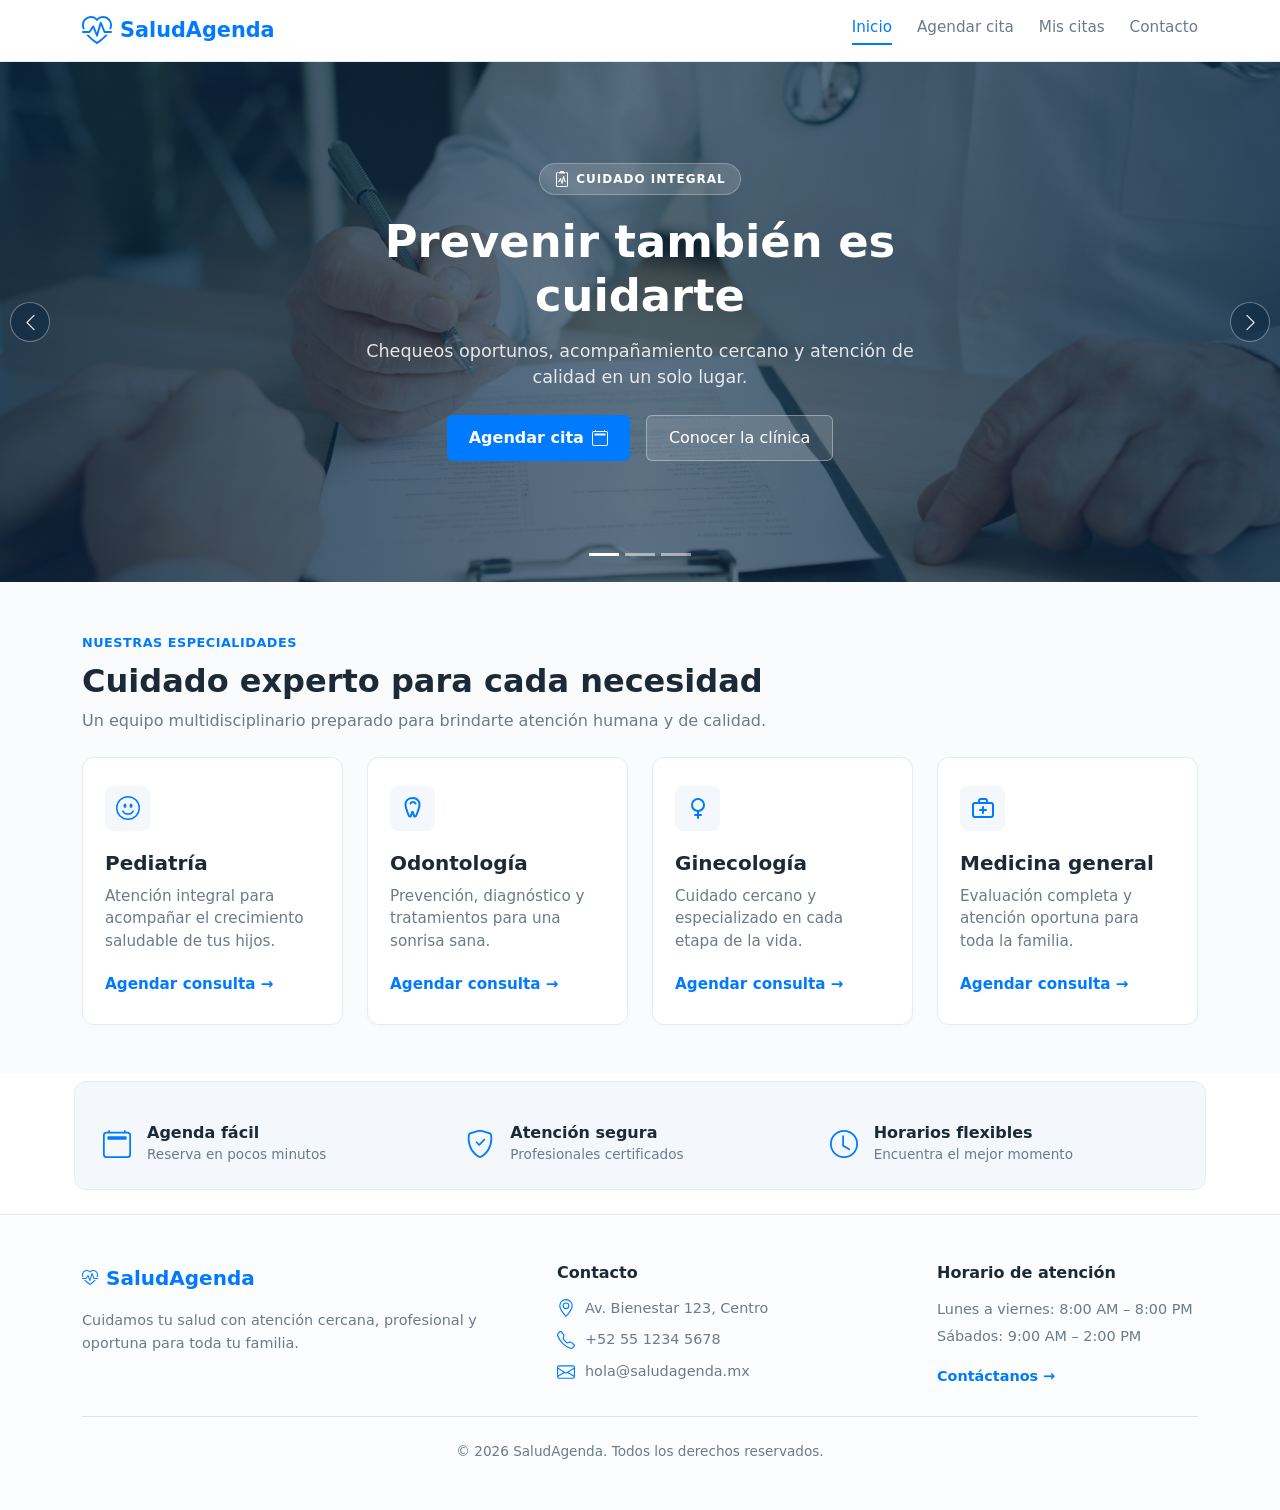
<file: index.html>
<!DOCTYPE html>
<html lang="es">
<head>
    <meta charset="UTF-8">
    <meta http-equiv="X-UA-Compatible" content="IE=edge">
    <meta name="viewport" content="width=device-width, initial-scale=1.0">
    <title>SaludAgenda - Cuidado Integral</title>
    <link rel="stylesheet" href="css/bootstrap.min.css">
    <link rel="stylesheet" href="css/estilos.css">
</head>
<body>

    <!-- BARRA DE NAVEGACION -->
    <header class="barra-navegacion sticky-top">
        <nav class="navbar navbar-expand-lg navbar-light">
            <div class="container">

                <a href="index.html" class="logo navbar-brand d-flex align-items-center">
                    <svg xmlns="http://www.w3.org/2000/svg" width="16" height="16" fill="currentColor" class="bi bi-heart-pulse" viewBox="0 0 16 16">
                        <path d="m8 2.748-.717-.737C5.6.281 2.514.878 1.4 3.053.918 3.995.78 5.323 1.508 7H.43c-2.128-5.697 4.165-8.83 7.394-5.857q.09.083.176.171a3 3 0 0 1 .176-.17c3.23-2.974 9.522.159 7.394 5.856h-1.078c.728-1.677.59-3.005.108-3.947C13.486.878 10.4.28 8.717 2.01zM2.212 10h1.315C4.593 11.183 6.05 12.458 8 13.795c1.949-1.337 3.407-2.612 4.473-3.795h1.315c-1.265 1.566-3.14 3.25-5.788 5-2.648-1.75-4.523-3.434-5.788-5"/>
                        <path d="M10.464 3.314a.5.5 0 0 0-.945.049L7.921 8.956 6.464 5.314a.5.5 0 0 0-.88-.091L3.732 8H.5a.5.5 0 0 0 0 1H4a.5.5 0 0 0 .416-.223l1.473-2.209 1.647 4.118a.5.5 0 0 0 .945-.049l1.598-5.593 1.457 3.642A.5.5 0 0 0 12 9h3.5a.5.5 0 0 0 0-1h-3.162z"/>
                    </svg>
                    <span class="nombre-logo">SaludAgenda</span>
                </a>

                <button class="navbar-toggler" type="button" data-bs-toggle="collapse" data-bs-target="#menuPrincipal" aria-controls="menuPrincipal" aria-expanded="false" aria-label="Abrir menú de navegación">
                    <span class="navbar-toggler-icon"></span>
                </button>

                <div class="collapse navbar-collapse" id="menuPrincipal">
                    <ul class="navbar-nav menu-navegacion ms-auto">
                        <li class="nav-item">
                            <a href="index.html" class="nav-link enlace-nav activo" aria-current="page">Inicio</a>
                        </li>
                        <li class="nav-item">
                            <a href="registro.html" class="nav-link enlace-nav">Agendar cita</a>
                        </li>
                        <li class="nav-item">
                            <a href="citas.html" class="nav-link enlace-nav">Mis citas</a>
                        </li>
                        <li class="nav-item">
                            <a href="contacto.html" class="nav-link enlace-nav">Contacto</a>
                        </li>
                    </ul>
                </div>

            </div>
        </nav>
    </header>

    <!-- SECCION DEL CARRUSEL Y HERO -->
    <section class="seccion-carrusel">
        <div id="carruselPrincipal" class="carousel slide" data-bs-ride="carousel" data-bs-interval="5000" data-bs-touch="true">
            
            <!-- Indicadores -->
            <div class="carousel-indicators">
                <button type="button" data-bs-target="#carruselPrincipal" data-bs-slide-to="0" class="active" aria-current="true" aria-label="Slide 1"></button>
                <button type="button" data-bs-target="#carruselPrincipal" data-bs-slide-to="1" aria-label="Slide 2"></button>
                <button type="button" data-bs-target="#carruselPrincipal" data-bs-slide-to="2" aria-label="Slide 3"></button>
            </div>

            <!-- Slides del carrusel -->
            <div class="carousel-inner">
                
                <!-- Slide 1 -->
                <div class="carousel-item active">
                    <div class="capa-oscura"></div>
                    <div class="contenido-carrusel">
                        <div class="container">
                            <span class="etiqueta-superior">
                                <svg xmlns="http://www.w3.org/2000/svg" width="16" height="16" fill="currentColor" class="bi bi-clipboard2-pulse" viewBox="0 0 16 16">
                                    <path d="M9.5 0a.5.5 0 0 1 .5.5.5.5 0 0 0 .5.5.5.5 0 0 1 .5.5V2a.5.5 0 0 1-.5.5h-5A.5.5 0 0 1 5 2v-.5a.5.5 0 0 1 .5-.5.5.5 0 0 0 .5-.5.5.5 0 0 1 .5-.5z"/>
                                    <path d="M3 2.5a.5.5 0 0 1 .5-.5H4a.5.5 0 0 0 0-1h-.5A1.5 1.5 0 0 0 2 2.5v12A1.5 1.5 0 0 0 3.5 16h9a1.5 1.5 0 0 0 1.5-1.5v-12A1.5 1.5 0 0 0 12.5 1H12a.5.5 0 0 0 0 1h.5a.5.5 0 0 1 .5.5v12a.5.5 0 0 1-.5.5h-9a.5.5 0 0 1-.5-.5z"/>
                                    <path d="M9.979 5.356a.5.5 0 0 0-.968.04L7.92 10.49l-.94-3.135a.5.5 0 0 0-.926-.08L4.69 10H4.5a.5.5 0 0 0 0 1H5a.5.5 0 0 0 .447-.276l.936-1.873 1.138 3.793a.5.5 0 0 0 .968-.04L9.58 7.51l.94 3.135A.5.5 0 0 0 11 11h.5a.5.5 0 0 0 0-1h-.128z"/>
                                </svg>
                                CUIDADO INTEGRAL
                            </span>
                            <h1 class="titulo-carrusel">Prevenir también es cuidarte</h1>
                            <p class="texto-carrusel">Chequeos oportunos, acompañamiento cercano y atención de calidad en un solo lugar.</p>
                            <div class="botones-carrusel d-flex flex-wrap justify-content-center gap-3">
                                <a href="registro.html" class="boton-primario">
                                    Agendar cita
                                    <svg xmlns="http://www.w3.org/2000/svg" width="16" height="16" fill="currentColor" class="bi bi-calendar2" viewBox="0 0 16 16">
                                        <path d="M3.5 0a.5.5 0 0 1 .5.5V1h8V.5a.5.5 0 0 1 1 0V1h1a2 2 0 0 1 2 2v11a2 2 0 0 1-2 2H2a2 2 0 0 1-2-2V3a2 2 0 0 1 2-2h1V.5a.5.5 0 0 1 .5-.5M2 2a1 1 0 0 0-1 1v11a1 1 0 0 0 1 1h12a1 1 0 0 0 1-1V3a1 1 0 0 0-1-1z"/>
                                        <path d="M2.5 4a.5.5 0 0 1 .5-.5h10a.5.5 0 0 1 .5.5v1a.5.5 0 0 1-.5.5H3a.5.5 0 0 1-.5-.5z"/>
                                    </svg>
                                </a>
                                <a href="#especialidades" class="boton-secundario">Conocer la clínica</a>
                            </div>
                        </div>
                    </div>
                </div>

                <!-- Slide 2 -->
                <div class="carousel-item">
                    <div class="capa-oscura"></div>
                    <div class="contenido-carrusel">
                        <div class="container">
                            <span class="etiqueta-superior">
                                <svg xmlns="http://www.w3.org/2000/svg" width="16" height="16" fill="currentColor" class="bi bi-clipboard2-pulse" viewBox="0 0 16 16">
                                    <path d="M9.5 0a.5.5 0 0 1 .5.5.5.5 0 0 0 .5.5.5.5 0 0 1 .5.5V2a.5.5 0 0 1-.5.5h-5A.5.5 0 0 1 5 2v-.5a.5.5 0 0 1 .5-.5.5.5 0 0 0 .5-.5.5.5 0 0 1 .5-.5z"/>
                                    <path d="M3 2.5a.5.5 0 0 1 .5-.5H4a.5.5 0 0 0 0-1h-.5A1.5 1.5 0 0 0 2 2.5v12A1.5 1.5 0 0 0 3.5 16h9a1.5 1.5 0 0 0 1.5-1.5v-12A1.5 1.5 0 0 0 12.5 1H12a.5.5 0 0 0 0 1h.5a.5.5 0 0 1 .5.5v12a.5.5 0 0 1-.5.5h-9a.5.5 0 0 1-.5-.5z"/>
                                    <path d="M9.979 5.356a.5.5 0 0 0-.968.04L7.92 10.49l-.94-3.135a.5.5 0 0 0-.926-.08L4.69 10H4.5a.5.5 0 0 0 0 1H5a.5.5 0 0 0 .447-.276l.936-1.873 1.138 3.793a.5.5 0 0 0 .968-.04L9.58 7.51l.94 3.135A.5.5 0 0 0 11 11h.5a.5.5 0 0 0 0-1h-.128z"/>
                                </svg>
                                ATENCIÓN ESPECIALIZADA
                            </span>
                            <h1 class="titulo-carrusel">Profesionales a tu servicio</h1>
                            <p class="texto-carrusel">Contamos con médicos especialistas listos para brindarte la mejor orientación personalizada.</p>
                            <div class="botones-carrusel d-flex flex-wrap justify-content-center gap-3">
                                <a href="registro.html" class="boton-primario">
                                    Agendar cita
                                    <svg xmlns="http://www.w3.org/2000/svg" width="16" height="16" fill="currentColor" class="bi bi-calendar2" viewBox="0 0 16 16">
                                        <path d="M3.5 0a.5.5 0 0 1 .5.5V1h8V.5a.5.5 0 0 1 1 0V1h1a2 2 0 0 1 2 2v11a2 2 0 0 1-2 2H2a2 2 0 0 1-2-2V3a2 2 0 0 1 2-2h1V.5a.5.5 0 0 1 .5-.5M2 2a1 1 0 0 0-1 1v11a1 1 0 0 0 1 1h12a1 1 0 0 0 1-1V3a1 1 0 0 0-1-1z"/>
                                        <path d="M2.5 4a.5.5 0 0 1 .5-.5h10a.5.5 0 0 1 .5.5v1a.5.5 0 0 1-.5.5H3a.5.5 0 0 1-.5-.5z"/>
                                    </svg>
                                </a>
                                <a href="#especialidades" class="boton-secundario">Conocer la clínica</a>
                            </div>
                        </div>
                    </div>
                </div>

                <!-- Slide 3 -->
                <div class="carousel-item">
                    <div class="capa-oscura"></div>
                    <div class="contenido-carrusel">
                        <div class="container">
                            <span class="etiqueta-superior">
                                <svg xmlns="http://www.w3.org/2000/svg" width="16" height="16" fill="currentColor" class="bi bi-clipboard2-pulse" viewBox="0 0 16 16">
                                    <path d="M9.5 0a.5.5 0 0 1 .5.5.5.5 0 0 0 .5.5.5.5 0 0 1 .5.5V2a.5.5 0 0 1-.5.5h-5A.5.5 0 0 1 5 2v-.5a.5.5 0 0 1 .5-.5.5.5 0 0 0 .5-.5.5.5 0 0 1 .5-.5z"/>
                                    <path d="M3 2.5a.5.5 0 0 1 .5-.5H4a.5.5 0 0 0 0-1h-.5A1.5 1.5 0 0 0 2 2.5v12A1.5 1.5 0 0 0 3.5 16h9a1.5 1.5 0 0 0 1.5-1.5v-12A1.5 1.5 0 0 0 12.5 1H12a.5.5 0 0 0 0 1h.5a.5.5 0 0 1 .5.5v12a.5.5 0 0 1-.5.5h-9a.5.5 0 0 1-.5-.5z"/>
                                    <path d="M9.979 5.356a.5.5 0 0 0-.968.04L7.92 10.49l-.94-3.135a.5.5 0 0 0-.926-.08L4.69 10H4.5a.5.5 0 0 0 0 1H5a.5.5 0 0 0 .447-.276l.936-1.873 1.138 3.793a.5.5 0 0 0 .968-.04L9.58 7.51l.94 3.135A.5.5 0 0 0 11 11h.5a.5.5 0 0 0 0-1h-.128z"/>
                                </svg>
                                TECNOLOGÍA Y COMODIDAD
                            </span>
                            <h1 class="titulo-carrusel">Tu salud en las mejores manos</h1>
                            <p class="texto-carrusel">Instalaciones modernas equipadas con la última tecnología médica para toda tu familia.</p>
                            <div class="botones-carrusel d-flex flex-wrap justify-content-center gap-3">
                                <a href="registro.html" class="boton-primario">
                                    Agendar cita
                                    <svg xmlns="http://www.w3.org/2000/svg" width="16" height="16" fill="currentColor" class="bi bi-calendar2" viewBox="0 0 16 16">
                                        <path d="M3.5 0a.5.5 0 0 1 .5.5V1h8V.5a.5.5 0 0 1 1 0V1h1a2 2 0 0 1 2 2v11a2 2 0 0 1-2 2H2a2 2 0 0 1-2-2V3a2 2 0 0 1 2-2h1V.5a.5.5 0 0 1 .5-.5M2 2a1 1 0 0 0-1 1v11a1 1 0 0 0 1 1h12a1 1 0 0 0 1-1V3a1 1 0 0 0-1-1z"/>
                                        <path d="M2.5 4a.5.5 0 0 1 .5-.5h10a.5.5 0 0 1 .5.5v1a.5.5 0 0 1-.5.5H3a.5.5 0 0 1-.5-.5z"/>
                                    </svg>
                                </a>
                                <a href="#especialidades" class="boton-secundario">Conocer la clínica</a>
                            </div>
                        </div>
                    </div>
                </div>

            </div>

            <!-- Controles previo / siguiente -->
            <button class="carousel-control-prev" type="button" data-bs-target="#carruselPrincipal" data-bs-slide="prev">
                <span class="carousel-control-prev-icon" aria-hidden="true"></span>
                <span class="visually-hidden">Anterior</span>
            </button>
            <button class="carousel-control-next" type="button" data-bs-target="#carruselPrincipal" data-bs-slide="next">
                <span class="carousel-control-next-icon" aria-hidden="true"></span>
                <span class="visually-hidden">Siguiente</span>
            </button>
        </div>
    </section>

    <!-- SECCION ESPECIALIDADES -->
    <section class="seccion-especialidades py-5" id="especialidades">
        <div class="container">
            
            <div class="encabezado-seccion mb-4">
                <span class="subtitulo-seccion">NUESTRAS ESPECIALIDADES</span>
                <h2 class="titulo-seccion">Cuidado experto para cada necesidad</h2>
                <p class="descripcion-seccion">Un equipo multidisciplinario preparado para brindarte atención humana y de calidad.</p>
            </div>

            <div class="row g-4">
                
                <!-- Tarjeta: Pediatría -->
                <div class="col-12 col-sm-6 col-lg-3">
                    <div class="tarjeta-servicio">
                        <div class="caja-icono">
                            <svg xmlns="http://www.w3.org/2000/svg" width="16" height="16" fill="currentColor" class="bi bi-emoji-smile" viewBox="0 0 16 16">
                                <path d="M8 15A7 7 0 1 1 8 1a7 7 0 0 1 0 14m0 1A8 8 0 1 0 8 0a8 8 0 0 0 0 16"/>
                                <path d="M4.285 9.567a.5.5 0 0 1 .683.183A3.5 3.5 0 0 0 8 11.5a3.5 3.5 0 0 0 3.032-1.75.5.5 0 1 1 .866.5A4.5 4.5 0 0 1 8 12.5a4.5 4.5 0 0 1-3.898-2.25.5.5 0 0 1 .183-.683M7 6.5C7 7.328 6.552 8 6 8s-1-.672-1-1.5S5.448 5 6 5s1 .672 1 1.5m4 0c0 .828-.448 1.5-1 1.5s-1-.672-1-1.5S9.448 5 10 5s1 .672 1 1.5"/>
                            </svg>
                        </div>
                        <h3 class="nombre-servicio">Pediatría</h3>
                        <p class="descripcion-servicio">Atención integral para acompañar el crecimiento saludable de tus hijos.</p>
                        <a href="registro.html" class="enlace-servicio">Agendar consulta &rarr;</a>
                    </div>
                </div>

                <!-- Tarjeta: Odontología -->
                <div class="col-12 col-sm-6 col-lg-3">
                    <div class="tarjeta-servicio">
                        <div class="caja-icono">
                            <svg xmlns="http://www.w3.org/2000/svg" width="24" height="24" viewBox="0 0 24 24" fill="none" stroke="currentColor" stroke-width="2" stroke-linecap="round" stroke-linejoin="round">
                                <path d="M12 2C7 2 4.5 5 4.5 8.5c0 3 1.5 6.5 3 10.5 1 2.5 2.5 2 3-1 .5-3 1.5-3 2 0 .5 3 2 3.5 3 1 1.5-4 3-7.5 3-10.5C18.5 5 16 2 12 2Z" />
                                <path d="M9.5 7.5c.5-1 1.5-1.5 2.5-1.5s2 .5 2.5 1.5" />
                            </svg>
                        </div>
                        <h3 class="nombre-servicio">Odontología</h3>
                        <p class="descripcion-servicio">Prevención, diagnóstico y tratamientos para una sonrisa sana.</p>
                        <a href="registro.html" class="enlace-servicio">Agendar consulta &rarr;</a>
                    </div>
                </div>

                <!-- Tarjeta: Ginecología -->
                <div class="col-12 col-sm-6 col-lg-3">
                    <div class="tarjeta-servicio">
                        <div class="caja-icono">
                            <svg xmlns="http://www.w3.org/2000/svg" width="24" height="24" viewBox="0 0 24 24" fill="none" stroke="currentColor" stroke-width="2" stroke-linecap="round" stroke-linejoin="round">
                                <circle cx="12" cy="9" r="6" />
                                <path d="M12 15v7" />
                                <path d="M9 19h6" />
                            </svg>
                        </div>
                        <h3 class="nombre-servicio">Ginecología</h3>
                        <p class="descripcion-servicio">Cuidado cercano y especializado en cada etapa de la vida.</p>
                        <a href="registro.html" class="enlace-servicio">Agendar consulta &rarr;</a>
                    </div>
                </div>

                <!-- Tarjeta: Medicina general -->
                <div class="col-12 col-sm-6 col-lg-3">
                    <div class="tarjeta-servicio">
                        <div class="caja-icono">
                            <svg xmlns="http://www.w3.org/2000/svg" width="24" height="24" viewBox="0 0 24 24" fill="none" stroke="currentColor" stroke-width="2" stroke-linecap="round" stroke-linejoin="round">
                                <rect width="20" height="14" x="2" y="7" rx="2" />
                                <path d="M16 7V5a2 2 0 0 0-2-2h-4a2 2 0 0 0-2 2v2" />
                                <path d="M12 11v6" />
                                <path d="M9 14h6" />
                            </svg>
                        </div>
                        <h3 class="nombre-servicio">Medicina general</h3>
                        <p class="descripcion-servicio">Evaluación completa y atención oportuna para toda la familia.</p>
                        <a href="registro.html" class="enlace-servicio">Agendar consulta &rarr;</a>
                    </div>
                </div>

            </div>
        </div>
    </section>

    <!-- BANNER DE CARACTERISTICAS / BENEFICIOS -->
    <section class="seccion-beneficios py-4">
        <div class="container">
            <div class="caja-beneficios row g-3 text-start">
                
                <div class="col-12 col-md-4 d-flex align-items-center item-beneficio">
                    <div class="icono-beneficio me-3">
                        <svg xmlns="http://www.w3.org/2000/svg" width="16" height="16" fill="currentColor" class="bi bi-calendar2" viewBox="0 0 16 16">
                            <path d="M3.5 0a.5.5 0 0 1 .5.5V1h8V.5a.5.5 0 0 1 1 0V1h1a2 2 0 0 1 2 2v11a2 2 0 0 1-2 2H2a2 2 0 0 1-2-2V3a2 2 0 0 1 2-2h1V.5a.5.5 0 0 1 .5-.5M2 2a1 1 0 0 0-1 1v11a1 1 0 0 0 1 1h12a1 1 0 0 0 1-1V3a1 1 0 0 0-1-1z"/>
                            <path d="M2.5 4a.5.5 0 0 1 .5-.5h10a.5.5 0 0 1 .5.5v1a.5.5 0 0 1-.5.5H3a.5.5 0 0 1-.5-.5z"/>
                        </svg>
                    </div>
                    <div>
                        <h4 class="titulo-beneficio">Agenda fácil</h4>
                        <p class="texto-beneficio">Reserva en pocos minutos</p>
                    </div>
                </div>

                <div class="col-12 col-md-4 d-flex align-items-center item-beneficio">
                    <div class="icono-beneficio me-3">
                        <svg xmlns="http://www.w3.org/2000/svg" width="16" height="16" fill="currentColor" class="bi bi-shield-check" viewBox="0 0 16 16">
                            <path d="M5.338 1.59a61 61 0 0 0-2.837.856.48.48 0 0 0-.328.39c-.554 4.157.726 7.19 2.253 9.188a10.7 10.7 0 0 0 2.287 2.233c.346.244.652.42.893.533q.18.085.293.118a1 1 0 0 0 .101.025 1 1 0 0 0 .1-.025q.114-.034.294-.118c.24-.113.547-.29.893-.533a10.7 10.7 0 0 0 2.287-2.233c1.527-1.997 2.807-5.031 2.253-9.188a.48.48 0 0 0-.328-.39c-.651-.213-1.75-.56-2.837-.855C9.552 1.29 8.531 1.067 8 1.067c-.53 0-1.552.223-2.662.524zM5.072.56C6.157.265 7.31 0 8 0s1.843.265 2.928.56c1.11.3 2.229.655 2.887.87a1.54 1.54 0 0 1 1.044 1.262c.596 4.477-.787 7.795-2.465 9.99a11.8 11.8 0 0 1-2.517 2.453 7 7 0 0 1-1.048.625c-.28.132-.581.24-.829.24s-.548-.108-.829-.24a7 7 0 0 1-1.048-.625 11.8 11.8 0 0 1-2.517-2.453C1.928 10.487.545 7.169 1.141 2.692A1.54 1.54 0 0 1 2.185 1.43 63 63 0 0 1 5.072.56"/>
                            <path d="M10.854 5.146a.5.5 0 0 1 0 .708l-3 3a.5.5 0 0 1-.708 0l-1.5-1.5a.5.5 0 1 1 .708-.708L7.5 7.793l2.646-2.647a.5.5 0 0 1 .708 0"/>
                        </svg>
                    </div>
                    <div>
                        <h4 class="titulo-beneficio">Atención segura</h4>
                        <p class="texto-beneficio">Profesionales certificados</p>
                    </div>
                </div>

                <div class="col-12 col-md-4 d-flex align-items-center item-beneficio">
                    <div class="icono-beneficio me-3">
                        <svg xmlns="http://www.w3.org/2000/svg" width="16" height="16" fill="currentColor" class="bi bi-clock" viewBox="0 0 16 16">
                            <path d="M8 3.5a.5.5 0 0 0-1 0V9a.5.5 0 0 0 .252.434l3.5 2a.5.5 0 0 0 .496-.868L8 8.71z"/>
                            <path d="M8 16A8 8 0 1 0 8 0a8 8 0 0 0 0 16m7-8A7 7 0 1 1 1 8a7 7 0 0 1 14 0"/>
                        </svg>
                    </div>
                    <div>
                        <h4 class="titulo-beneficio">Horarios flexibles</h4>
                        <p class="texto-beneficio">Encuentra el mejor momento</p>
                    </div>
                </div>

            </div>
        </div>
    </section>

    <!-- FOOTER -->
    <footer class="pie-pagina py-5">
        <div class="container">
            <div class="row g-4">
                
                <!-- Columna 1: Presentación -->
                <div class="col-12 col-md-5">
                    <div class="logo d-flex align-items-center mb-3">
                        <svg xmlns="http://www.w3.org/2000/svg" width="16" height="16" fill="currentColor" class="bi bi-heart-pulse" viewBox="0 0 16 16">
                            <path d="m8 2.748-.717-.737C5.6.281 2.514.878 1.4 3.053.918 3.995.78 5.323 1.508 7H.43c-2.128-5.697 4.165-8.83 7.394-5.857q.09.083.176.171a3 3 0 0 1 .176-.17c3.23-2.974 9.522.159 7.394 5.856h-1.078c.728-1.677.59-3.005.108-3.947C13.486.878 10.4.28 8.717 2.01zM2.212 10h1.315C4.593 11.183 6.05 12.458 8 13.795c1.949-1.337 3.407-2.612 4.473-3.795h1.315c-1.265 1.566-3.14 3.25-5.788 5-2.648-1.75-4.523-3.434-5.788-5"/>
                            <path d="M10.464 3.314a.5.5 0 0 0-.945.049L7.921 8.956 6.464 5.314a.5.5 0 0 0-.88-.091L3.732 8H.5a.5.5 0 0 0 0 1H4a.5.5 0 0 0 .416-.223l1.473-2.209 1.647 4.118a.5.5 0 0 0 .945-.049l1.598-5.593 1.457 3.642A.5.5 0 0 0 12 9h3.5a.5.5 0 0 0 0-1h-3.162z"/>
                        </svg>
                        <span class="nombre-logo">SaludAgenda</span>
                    </div>
                    <p class="texto-footer pe-md-4">Cuidamos tu salud con atención cercana, profesional y oportuna para toda tu familia.</p>
                </div>

                <!-- Columna 2: Contacto -->
                <div class="col-12 col-md-4">
                    <h4 class="titulo-columna-footer">Contacto</h4>
                    <ul class="lista-contacto">
                        <li>
                            <svg xmlns="http://www.w3.org/2000/svg" width="16" height="16" fill="currentColor" class="bi bi-geo-alt" viewBox="0 0 16 16">
                                <path d="M12.166 8.94c-.524 1.062-1.234 2.12-1.96 3.07A32 32 0 0 1 8 14.58a32 32 0 0 1-2.206-2.57c-.726-.95-1.436-2.008-1.96-3.07C3.304 7.867 3 6.862 3 6a5 5 0 0 1 10 0c0 .862-.305 1.867-.834 2.94M8 16s6-5.686 6-10A6 6 0 0 0 2 6c0 4.314 6 10 6 10"/>
                                <path d="M8 8a2 2 0 1 1 0-4 2 2 0 0 1 0 4m0 1a3 3 0 1 0 0-6 3 3 0 0 0 0 6"/>
                            </svg>
                            <span>Av. Bienestar 123, Centro</span>
                        </li>
                        <li>
                            <svg xmlns="http://www.w3.org/2000/svg" width="16" height="16" fill="currentColor" class="bi bi-telephone" viewBox="0 0 16 16">
                                <path d="M3.654 1.328a.678.678 0 0 0-1.015-.063L1.605 2.3c-.483.484-.661 1.169-.45 1.77a17.6 17.6 0 0 0 4.168 6.608 17.6 17.6 0 0 0 6.608 4.168c.601.211 1.286.033 1.77-.45l1.034-1.034a.678.678 0 0 0-.063-1.015l-2.307-1.794a.68.68 0 0 0-.58-.122l-2.19.547a1.75 1.75 0 0 1-1.657-.459L5.482 8.062a1.75 1.75 0 0 1-.46-1.657l.548-2.19a.68.68 0 0 0-.122-.58zM1.884.511a1.745 1.745 0 0 1 2.612.163L6.29 2.98c.329.423.445.974.315 1.494l-.547 2.19a.68.68 0 0 0 .178.643l2.457 2.457a.68.68 0 0 0 .644.178l2.189-.547a1.75 1.75 0 0 1 1.494.315l2.306 1.794c.829.645.905 1.87.163 2.611l-1.034 1.034c-.74.74-1.846 1.065-2.877.702a18.6 18.6 0 0 1-7.01-4.42 18.6 18.6 0 0 1-4.42-7.009c-.362-1.03-.037-2.137.703-2.877z"/>
                            </svg>
                            <span>+52 55 1234 5678</span>
                        </li>
                        <li>
                            <svg xmlns="http://www.w3.org/2000/svg" width="16" height="16" fill="currentColor" class="bi bi-envelope" viewBox="0 0 16 16">
                                <path d="M0 4a2 2 0 0 1 2-2h12a2 2 0 0 1 2 2v8a2 2 0 0 1-2 2H2a2 2 0 0 1-2-2zm2-1a1 1 0 0 0-1 1v.217l7 4.2 7-4.2V4a1 1 0 0 0-1-1zm13 2.383-4.708 2.825L15 11.105zm-.034 6.876-5.64-3.471L8 9.583l-1.326-.795-5.64 3.47A1 1 0 0 0 2 13h12a1 1 0 0 0 .966-.741M1 11.105l4.708-2.897L1 5.383z"/>
                            </svg>
                            <span>hola@saludagenda.mx</span>
                        </li>
                    </ul>
                </div>

                <!-- Columna 3: Horarios -->
                <div class="col-12 col-md-3">
                    <h4 class="titulo-columna-footer">Horario de atención</h4>
                    <p class="texto-footer mb-1">Lunes a viernes: 8:00 AM – 8:00 PM</p>
                    <p class="texto-footer mb-3">Sábados: 9:00 AM – 2:00 PM</p>
                    <a href="contacto.html" class="enlace-contacto">Contáctanos &rarr;</a>
                </div>

            </div>

            <!-- Copyright -->
            <div class="copyright text-center pt-4 mt-4 border-top">
                <p class="mb-0">&copy; 2026 SaludAgenda. Todos los derechos reservados.</p>
            </div>
        </div>
    </footer>
    
    <!-- Script de Bootstrap -->
    <script src="https://cdn.jsdelivr.net/npm/bootstrap@5.0.2/dist/js/bootstrap.bundle.min.js"></script>

</body>
</html>
</file>
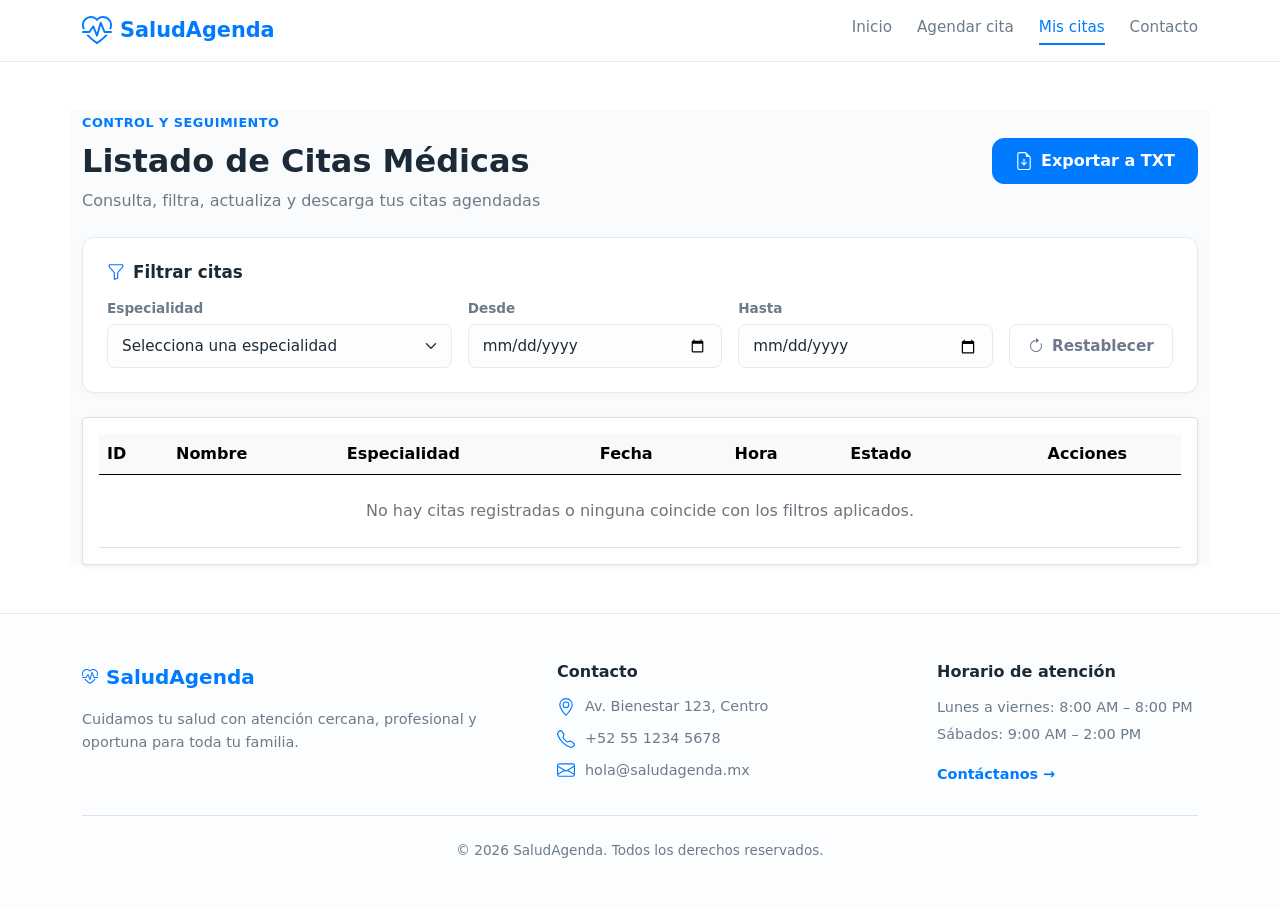
<file: citas.html>
<!DOCTYPE html>
<html lang="es">

<head>
    <meta charset="UTF-8">
    <meta name="viewport" content="width=device-width, initial-scale=1.0">
    <title>SaludAgenda - Citas</title>
    <link rel="stylesheet" href="css/bootstrap.min.css">
    <link rel="stylesheet" href="css/estilos.css">
</head>

<body>
    <!-- BARRA DE NAVEGACION -->
    <header class="barra-navegacion sticky-top">
        <nav class="navbar navbar-expand-lg navbar-light">
            <div class="container">

                <a href="index.html" class="logo navbar-brand d-flex align-items-center">
                    <svg xmlns="http://www.w3.org/2000/svg" width="16" height="16" fill="currentColor" class="bi bi-heart-pulse" viewBox="0 0 16 16">
                        <path d="m8 2.748-.717-.737C5.6.281 2.514.878 1.4 3.053.918 3.995.78 5.323 1.508 7H.43c-2.128-5.697 4.165-8.83 7.394-5.857q.09.083.176.171a3 3 0 0 1 .176-.17c3.23-2.974 9.522.159 7.394 5.856h-1.078c.728-1.677.59-3.005.108-3.947C13.486.878 10.4.28 8.717 2.01zM2.212 10h1.315C4.593 11.183 6.05 12.458 8 13.795c1.949-1.337 3.407-2.612 4.473-3.795h1.315c-1.265 1.566-3.14 3.25-5.788 5-2.648-1.75-4.523-3.434-5.788-5"/>
                        <path d="M10.464 3.314a.5.5 0 0 0-.945.049L7.921 8.956 6.464 5.314a.5.5 0 0 0-.88-.091L3.732 8H.5a.5.5 0 0 0 0 1H4a.5.5 0 0 0 .416-.223l1.473-2.209 1.647 4.118a.5.5 0 0 0 .945-.049l1.598-5.593 1.457 3.642A.5.5 0 0 0 12 9h3.5a.5.5 0 0 0 0-1h-3.162z"/>
                    </svg>
                    <span class="nombre-logo">SaludAgenda</span>
                </a>

                <button class="navbar-toggler" type="button" data-bs-toggle="collapse" data-bs-target="#menuPrincipal" aria-controls="menuPrincipal" aria-expanded="false" aria-label="Abrir menú de navegación">
                    <span class="navbar-toggler-icon"></span>
                </button>

                <div class="collapse navbar-collapse" id="menuPrincipal">
                    <ul class="navbar-nav menu-navegacion ms-auto">
                        <li class="nav-item">
                            <a href="index.html" class="nav-link enlace-nav">Inicio</a>
                        </li>
                        <li class="nav-item">
                            <a href="registro.html" class="nav-link enlace-nav">Agendar cita</a>
                        </li>
                        <li class="nav-item">
                            <a href="citas.html" class="nav-link enlace-nav activo" aria-current="page">Mis citas</a>
                        </li>
                        <li class="nav-item">
                            <a href="contacto.html" class="nav-link enlace-nav">Contacto</a>
                        </li>
                    </ul>
                </div>
            </div>
        </nav>
    </header>

    <!-- MAIN -->
    <main class="container my-5">
        <section class="encabezado-seccion d-flex flex-wrap justify-content-between align-items-center gap-3 mb-4">
            <div>
                <span class="subtitulo-seccion">CONTROL Y SEGUIMIENTO</span>
                <h2 class="titulo-seccion">Listado de Citas Médicas</h2>
                <p class="descripcion-seccion mb-0">Consulta, filtra, actualiza y descarga tus citas agendadas</p>
            </div>
            <div>
                <button id="btnExportarTxt" class="boton-guardar d-inline-flex align-items-center gap-2">
                    <svg xmlns="http://www.w3.org/2000/svg" width="18" height="18" fill="currentColor"
                        class="bi bi-file-earmark-arrow-down" viewBox="0 0 16 16">
                        <path
                            d="M8.5 6.5a.5.5 0 0 0-1 0v3.793L6.354 9.146a.5.5 0 1 0-.708.708l2 2a.5.5 0 0 0 .708 0l2-2a.5.5 0 0 0-.708-.708L8.5 10.293z" />
                        <path
                            d="M14 14V4.5L9.5 0H4a2 2 0 0 0-2 2v12a2 2 0 0 0 2 2h8a2 2 0 0 0 2-2M9.5 3A1.5 1.5 0 0 0 11 4.5h2V14a1 1 0 0 1-1 1H4a1 1 0 0 1-1-1V2a1 1 0 0 1 1-1h5.5z" />
                    </svg>
                    <span>Exportar a TXT</span>
                </button>
            </div>
        </section>
        <!-- FILTROS -->
        <section class="tarjeta-filtros mb-4">
            <div class="cabecera-filtros d-flex align-items-center gap-2 mb-3">
                <svg xmlns="http://www.w3.org/2000/svg" width="18" height="18" fill="currentColor"
                    class="bi bi-funnel text-primary" viewBox="0 0 16 16">
                    <path
                        d="M1.5 1.5A.5.5 0 0 1 2 1h12a.5.5 0 0 1 .5.5v2a.5.5 0 0 1-.128.334L10 8.692V13.5a.5.5 0 0 1-.342.474l-3 1A.5.5 0 0 1 6 14.5V8.692L1.628 3.834A.5.5 0 0 1 1.5 3.5zm1 .5v1.308l4.372 4.858A.5.5 0 0 1 7 8.5v5.306l2-.666V8.5a.5.5 0 0 1 .128-.334L13.5 3.308V2z" />
                </svg>
                <h5 class="titulo-filtro mb-0">Filtrar citas</h5>
            </div>

            <div class="row g-3 align-items-end">
                <div class="col-12 col-md-4">
                    <label for="filtroEspecialidad" class="etiqueta-campo">Especialidad</label>
                    <div class="input-contenedor">
                        <select id="filtroEspecialidad" class="control-form-filtro form-select">
                            <option value="" disabled selected>Selecciona una especialidad</option>
                            <option value="Pediatría">Pediatría</option>
                            <option value="Odontología">Odontología</option>
                            <option value="Ginecología">Ginecología</option>
                            <option value="Medicina general">Medicina general</option>
                        </select>
                    </div>
                </div>

                <div class="col-12 col-sm-6 col-md-3">
                    <label for="filtroFechaInicio" class="etiqueta-campo">Desde</label>
                    <input type="date" id="filtroFechaInicio" class="control-form-filtro form-control">
                </div>

                <div class="col-12 col-sm-6 col-md-3">
                    <label for="filtroFechaFin" class="etiqueta-campo">Hasta</label>
                    <input type="date" id="filtroFechaFin" class="control-form-filtro form-control">
                </div>

                <div class="col-12 col-md-2">
                    <button id="btnLimpiarFiltros" type="button"
                        class="boton-limpiar-filtro w-100 d-inline-flex align-items-center justify-content-center gap-2">
                        <svg xmlns="http://www.w3.org/2000/svg" width="16" height="16" fill="currentColor"
                            class="bi bi-arrow-counterclockwise" viewBox="0 0 16 16">
                            <path fill-rule="evenodd"
                                d="M8 3a5 5 0 1 0 4.546 2.914.5.5 0 0 1 .908-.417A6 6 0 1 1 8 2z" />
                            <path
                                d="M8 4.466V.534a.25.25 0 0 1 .41-.192l2.36 1.966c.12.1.12.284 0 .384L8.41 4.658A.25.25 0 0 1 8 4.466" />
                        </svg>
                        <span>Restablecer</span>
                    </button>
                </div>
            </div>
        </section>

        <!-- CITAS -->
        <section class="card p-3 border shadow-sm">
            <div class="table-responsive">
                <table class="table table-hover align-middle mb-0">
                    <thead class="table-light">
                        <tr>
                            <th scope="col">ID</th>
                            <th scope="col">Nombre</th>
                            <th scope="col">Especialidad</th>
                            <th scope="col">Fecha</th>
                            <th scope="col">Hora</th>
                            <th scope="col">Estado</th>
                            <th scope="col" class="text-center">Acciones</th>
                        </tr>
                    </thead>
                    <tbody id="tablaCitasCuerpo">
                    </tbody>
                </table>
            </div>
        </section>
    </main>

    <div class="modal fade" id="modalEditarCita" tabindex="-1" aria-labelledby="modalEditarTitulo" aria-hidden="true">
        <div class="modal-dialog modal-dialog-centered">
            <div class="modal-content">
                <div class="modal-header">
                    <h5 class="modal-title fw-bold" id="modalEditarTitulo">Editar Cita Médica</h5>
                    <button type="button" class="btn-close" data-bs-dismiss="modal" aria-label="Cerrar"></button>
                </div>
                <form id="formEditarCita">
                    <div class="modal-body">
                        <input type="hidden" id="editCitaId">

                        <div class="mb-3">
                            <label for="editNombre" class="form-label fw-semibold">Nombre del Paciente</label>
                            <input type="text" class="form-control" id="editNombre" required>
                        </div>
                        <div class="mb-3">
                            <label for="editEspecialidad" class="form-label fw-semibold">Especialidad</label>
                            <select class="form-select" id="editEspecialidad" required>
                                <option value="" disabled selected>Selecciona una especialidad</option>
                                <option value="Pediatría">Pediatría</option>
                                <option value="Odontología">Odontología</option>
                                <option value="Ginecología">Ginecología</option>
                                <option value="Medicina general">Medicina general</option>
                            </select>
                        </div>
                        <div class="row g-2 mb-3">
                            <div class="col-6">
                                <label for="editFecha" class="form-label fw-semibold">Fecha</label>
                                <input type="date" class="form-control" id="editFecha" required>
                            </div>
                            <div class="col-6">
                                <label for="editHora" class="form-label fw-semibold">Hora</label>
                                <select class="form-select" id="editHora" required>
                                    <option value="" disabled selected>Selecciona un horario</option>
                                    <optgroup label="Turno Matutino">
                                        <option value="08:00">08:00 AM</option>
                                        <option value="08:30">08:30 AM</option>
                                        <option value="09:00">09:00 AM</option>
                                        <option value="09:30">09:30 AM</option>
                                        <option value="10:00">10:00 AM</option>
                                        <option value="10:30">10:30 AM</option>
                                        <option value="11:00">11:00 AM</option>
                                        <option value="11:30">11:30 AM</option>
                                        <option value="12:00">12:00 PM</option>
                                        <option value="12:30">12:30 PM</option>
                                    </optgroup>
                                    <optgroup label="Turno Vespertino">
                                        <option value="14:00">02:00 PM</option>
                                        <option value="14:30">02:30 PM</option>
                                        <option value="15:00">03:00 PM</option>
                                        <option value="15:30">03:30 PM</option>
                                        <option value="16:00">04:00 PM</option>
                                        <option value="16:30">04:30 PM</option>
                                        <option value="17:00">05:00 PM</option>
                                        <option value="17:30">05:30 PM</option>
                                        <option value="18:00">06:00 PM</option>
                                        <option value="18:30">06:30 PM</option>
                                        <option value="19:00">07:00 PM</option>
                                    </optgroup>
                                </select>
                            </div>
                        </div>
                        <div class="mb-3">
                            <label for="editEstado" class="form-label fw-semibold">Estado</label>
                            <select class="form-select" id="editEstado" required>
                                <option value="Programada">Programada</option>
                                <option value="Confirmada">Confirmada</option>
                                <option value="Cancelada">Cancelada</option>
                            </select>
                        </div>
                    </div>
                    <div class="modal-footer">
                        <button type="button" class="btn btn-secondary" data-bs-dismiss="modal">Cancelar</button>
                        <button type="submit" class="boton-guardar">Guardar Cambios</button>
                    </div>
                </form>
            </div>
        </div>
    </div>

    <footer class="pie-pagina py-5">
        <div class="container">
            <div class="row g-4">
                
                <!-- Columna 1: Presentación -->
                <div class="col-12 col-md-5">
                    <div class="logo d-flex align-items-center mb-3">
                        <svg xmlns="http://www.w3.org/2000/svg" width="16" height="16" fill="currentColor" class="bi bi-heart-pulse" viewBox="0 0 16 16">
                            <path d="m8 2.748-.717-.737C5.6.281 2.514.878 1.4 3.053.918 3.995.78 5.323 1.508 7H.43c-2.128-5.697 4.165-8.83 7.394-5.857q.09.083.176.171a3 3 0 0 1 .176-.17c3.23-2.974 9.522.159 7.394 5.856h-1.078c.728-1.677.59-3.005.108-3.947C13.486.878 10.4.28 8.717 2.01zM2.212 10h1.315C4.593 11.183 6.05 12.458 8 13.795c1.949-1.337 3.407-2.612 4.473-3.795h1.315c-1.265 1.566-3.14 3.25-5.788 5-2.648-1.75-4.523-3.434-5.788-5"/>
                            <path d="M10.464 3.314a.5.5 0 0 0-.945.049L7.921 8.956 6.464 5.314a.5.5 0 0 0-.88-.091L3.732 8H.5a.5.5 0 0 0 0 1H4a.5.5 0 0 0 .416-.223l1.473-2.209 1.647 4.118a.5.5 0 0 0 .945-.049l1.598-5.593 1.457 3.642A.5.5 0 0 0 12 9h3.5a.5.5 0 0 0 0-1h-3.162z"/>
                        </svg>
                        <span class="nombre-logo">SaludAgenda</span>
                    </div>
                    <p class="texto-footer pe-md-4">Cuidamos tu salud con atención cercana, profesional y oportuna para toda tu familia.</p>
                </div>

                <!-- Columna 2: Contacto -->
                <div class="col-12 col-md-4">
                    <h4 class="titulo-columna-footer">Contacto</h4>
                    <ul class="lista-contacto">
                        <li>
                            <svg xmlns="http://www.w3.org/2000/svg" width="16" height="16" fill="currentColor" class="bi bi-geo-alt" viewBox="0 0 16 16">
                                <path d="M12.166 8.94c-.524 1.062-1.234 2.12-1.96 3.07A32 32 0 0 1 8 14.58a32 32 0 0 1-2.206-2.57c-.726-.95-1.436-2.008-1.96-3.07C3.304 7.867 3 6.862 3 6a5 5 0 0 1 10 0c0 .862-.305 1.867-.834 2.94M8 16s6-5.686 6-10A6 6 0 0 0 2 6c0 4.314 6 10 6 10"/>
                                <path d="M8 8a2 2 0 1 1 0-4 2 2 0 0 1 0 4m0 1a3 3 0 1 0 0-6 3 3 0 0 0 0 6"/>
                            </svg>
                            <span>Av. Bienestar 123, Centro</span>
                        </li>
                        <li>
                            <svg xmlns="http://www.w3.org/2000/svg" width="16" height="16" fill="currentColor" class="bi bi-telephone" viewBox="0 0 16 16">
                                <path d="M3.654 1.328a.678.678 0 0 0-1.015-.063L1.605 2.3c-.483.484-.661 1.169-.45 1.77a17.6 17.6 0 0 0 4.168 6.608 17.6 17.6 0 0 0 6.608 4.168c.601.211 1.286.033 1.77-.45l1.034-1.034a.678.678 0 0 0-.063-1.015l-2.307-1.794a.68.68 0 0 0-.58-.122l-2.19.547a1.75 1.75 0 0 1-1.657-.459L5.482 8.062a1.75 1.75 0 0 1-.46-1.657l.548-2.19a.68.68 0 0 0-.122-.58zM1.884.511a1.745 1.745 0 0 1 2.612.163L6.29 2.98c.329.423.445.974.315 1.494l-.547 2.19a.68.68 0 0 0 .178.643l2.457 2.457a.68.68 0 0 0 .644.178l2.189-.547a1.75 1.75 0 0 1 1.494.315l2.306 1.794c.829.645.905 1.87.163 2.611l-1.034 1.034c-.74.74-1.846 1.065-2.877.702a18.6 18.6 0 0 1-7.01-4.42 18.6 18.6 0 0 1-4.42-7.009c-.362-1.03-.037-2.137.703-2.877z"/>
                            </svg>
                            <span>+52 55 1234 5678</span>
                        </li>
                        <li>
                            <svg xmlns="http://www.w3.org/2000/svg" width="16" height="16" fill="currentColor" class="bi bi-envelope" viewBox="0 0 16 16">
                                <path d="M0 4a2 2 0 0 1 2-2h12a2 2 0 0 1 2 2v8a2 2 0 0 1-2 2H2a2 2 0 0 1-2-2zm2-1a1 1 0 0 0-1 1v.217l7 4.2 7-4.2V4a1 1 0 0 0-1-1zm13 2.383-4.708 2.825L15 11.105zm-.034 6.876-5.64-3.471L8 9.583l-1.326-.795-5.64 3.47A1 1 0 0 0 2 13h12a1 1 0 0 0 .966-.741M1 11.105l4.708-2.897L1 5.383z"/>
                            </svg>
                            <span>hola@saludagenda.mx</span>
                        </li>
                    </ul>
                </div>

                <!-- Columna 3: Horarios -->
                <div class="col-12 col-md-3">
                    <h4 class="titulo-columna-footer">Horario de atención</h4>
                    <p class="texto-footer mb-1">Lunes a viernes: 8:00 AM – 8:00 PM</p>
                    <p class="texto-footer mb-3">Sábados: 9:00 AM – 2:00 PM</p>
                    <a href="contacto.html" class="enlace-contacto">Contáctanos &rarr;</a>
                </div>

            </div>

            <!-- Copyright -->
            <div class="copyright text-center pt-4 mt-4 border-top">
                <p class="mb-0">&copy; 2026 SaludAgenda. Todos los derechos reservados.</p>
            </div>
        </div>
    </footer>

    <!-- SCRIPTS OBLIGATORIOS -->
    <script src="https://cdn.jsdelivr.net/npm/bootstrap@5.0.2/dist/js/bootstrap.bundle.min.js"></script>
    <script src="js/utilidades.js"></script>
    <script src="js/citas.js"></script>


</body>
</file>
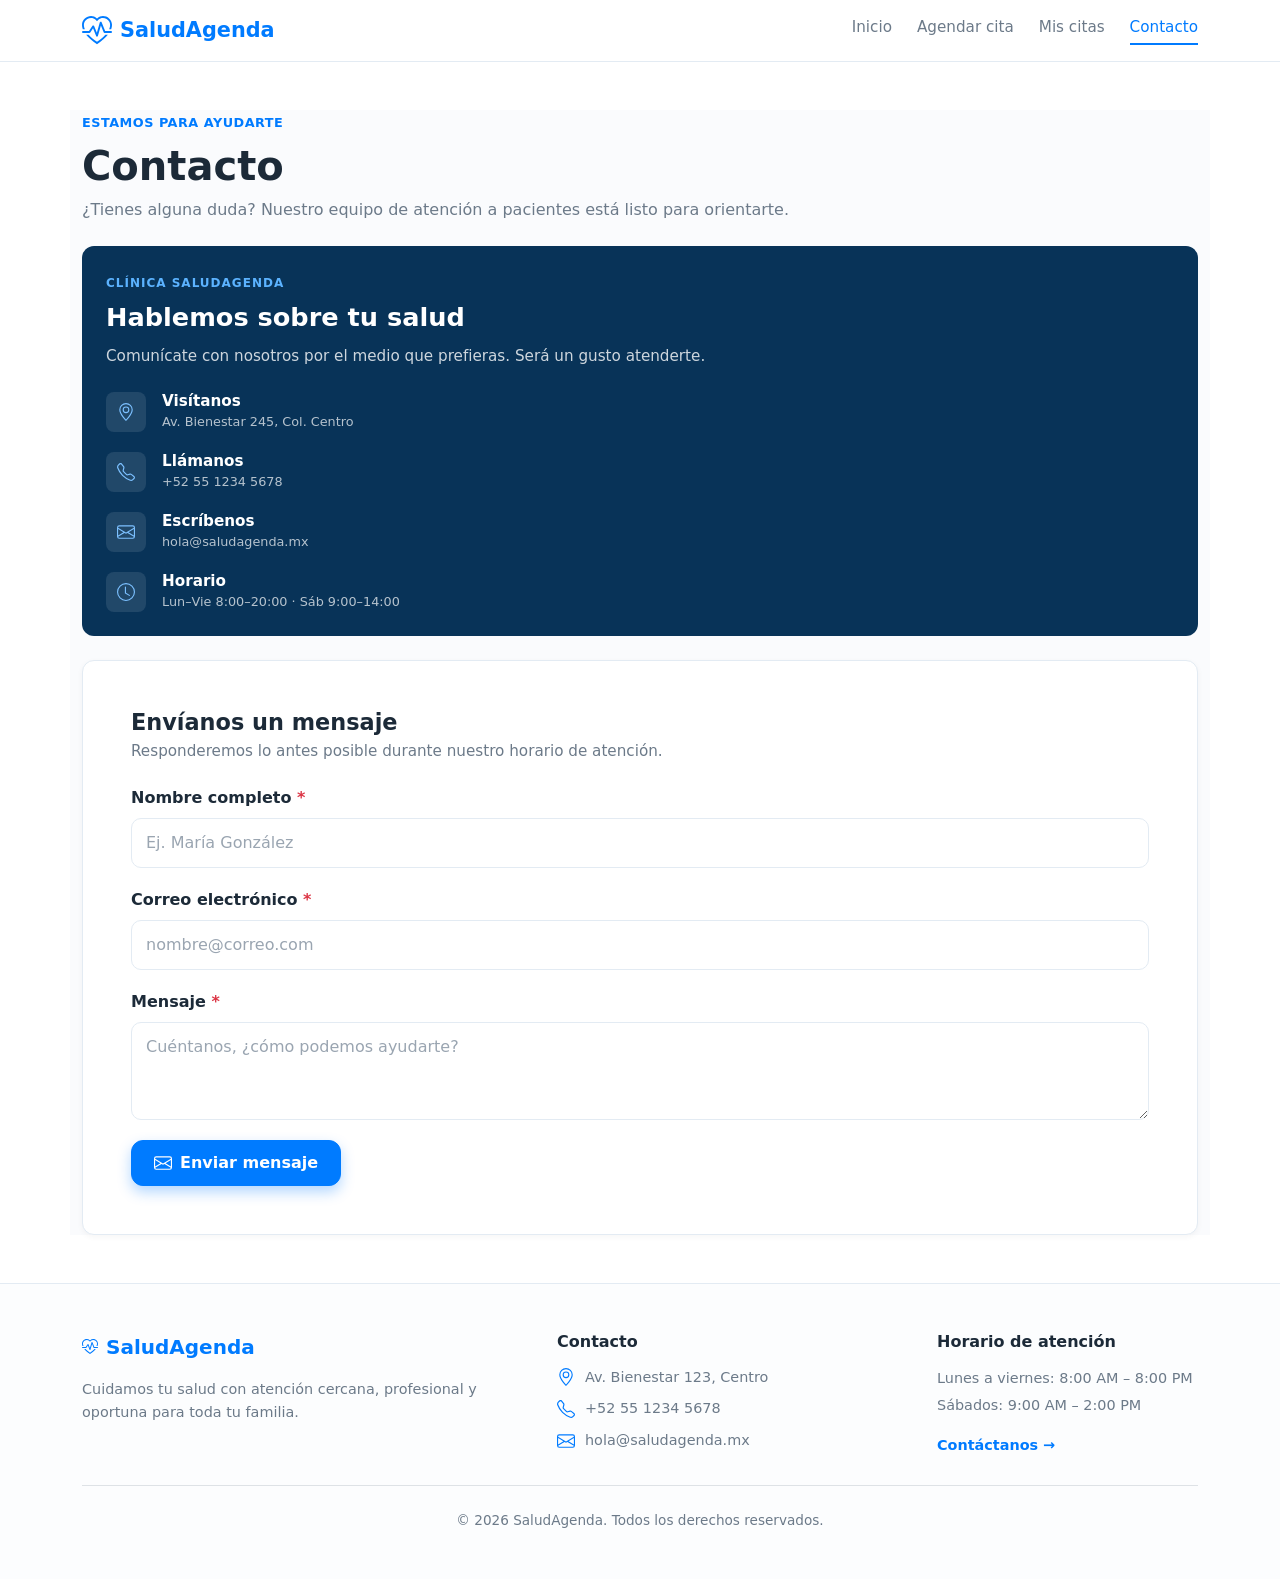
<file: contacto.html>
<!DOCTYPE html>
<html lang="es">

<head>
    <meta charset="UTF-8">
    <meta name="viewport" content="width=device-width, initial-scale=1.0">
    <title>SaludAgenda - Contacto</title>
    <link rel="stylesheet" href="css/bootstrap.min.css">
    <link rel="stylesheet" href="css/estilos.css">
</head>

<body>
    <!-- BARRA DE NAVEGACION -->
    <header class="barra-navegacion sticky-top">
        <nav class="navbar navbar-expand-lg navbar-light">
            <div class="container">

                <a href="index.html" class="logo navbar-brand d-flex align-items-center">
                    <svg xmlns="http://www.w3.org/2000/svg" width="16" height="16" fill="currentColor" class="bi bi-heart-pulse" viewBox="0 0 16 16">
                        <path d="m8 2.748-.717-.737C5.6.281 2.514.878 1.4 3.053.918 3.995.78 5.323 1.508 7H.43c-2.128-5.697 4.165-8.83 7.394-5.857q.09.083.176.171a3 3 0 0 1 .176-.17c3.23-2.974 9.522.159 7.394 5.856h-1.078c.728-1.677.59-3.005.108-3.947C13.486.878 10.4.28 8.717 2.01zM2.212 10h1.315C4.593 11.183 6.05 12.458 8 13.795c1.949-1.337 3.407-2.612 4.473-3.795h1.315c-1.265 1.566-3.14 3.25-5.788 5-2.648-1.75-4.523-3.434-5.788-5"/>
                        <path d="M10.464 3.314a.5.5 0 0 0-.945.049L7.921 8.956 6.464 5.314a.5.5 0 0 0-.88-.091L3.732 8H.5a.5.5 0 0 0 0 1H4a.5.5 0 0 0 .416-.223l1.473-2.209 1.647 4.118a.5.5 0 0 0 .945-.049l1.598-5.593 1.457 3.642A.5.5 0 0 0 12 9h3.5a.5.5 0 0 0 0-1h-3.162z"/>
                    </svg>
                    <span class="nombre-logo">SaludAgenda</span>
                </a>

                <button class="navbar-toggler" type="button" data-bs-toggle="collapse" data-bs-target="#menuPrincipal" aria-controls="menuPrincipal" aria-expanded="false" aria-label="Abrir menú de navegación">
                    <span class="navbar-toggler-icon"></span>
                </button>

                <div class="collapse navbar-collapse" id="menuPrincipal">
                    <ul class="navbar-nav menu-navegacion ms-auto">
                        <li class="nav-item">
                            <a href="index.html" class="nav-link enlace-nav">Inicio</a>
                        </li>
                        <li class="nav-item">
                            <a href="registro.html" class="nav-link enlace-nav">Agendar cita</a>
                        </li>
                        <li class="nav-item">
                            <a href="citas.html" class="nav-link enlace-nav">Mis citas</a>
                        </li>
                        <li class="nav-item">
                            <a href="contacto.html" class="nav-link enlace-nav activo" aria-current="page">Contacto</a>
                        </li>
                    </ul>
                </div>

            </div>
        </nav>
    </header>

    <!-- MAIN -->
    <main class="container my-5">
        <!-- SECCION TITULO -->
        <section class="encabezado-seccion mb-4">
            <span class="subtitulo-seccion">ESTAMOS PARA AYUDARTE</span>
            <h2 class="titulo-seccion titulo-contacto-pagina">Contacto</h2>
            <p class="descripcion-seccion">¿Tienes alguna duda? Nuestro equipo de atención a pacientes está listo para
                orientarte.</p>
        </section>

        <!-- TARJETA INFORMACION DE CONTACTO -->
        <section class="tarjeta-contacto p-4 p-md-4 mb-4">
            <span class="etiqueta-contacto">CLÍNICA SALUDAGENDA</span>
            <h3 class="titulo-contacto">Hablemos sobre tu salud</h3>
            <p class="texto-contacto">Comunícate con nosotros por el medio que prefieras. Será un gusto atenderte.</p>

            <ul class="lista-datos-contacto">
                <!-- DIRECCION -->
                <li>
                    <div class="icono-dato-contacto">
                        <svg xmlns="http://www.w3.org/2000/svg" width="16" height="16" fill="currentColor"
                            class="bi bi-geo-alt" viewBox="0 0 16 16">
                            <path
                                d="M12.166 8.94c-.524 1.062-1.234 2.12-1.96 3.07A32 32 0 0 1 8 14.58a32 32 0 0 1-2.206-2.57c-.726-.95-1.436-2.008-1.96-3.07C3.304 7.867 3 6.862 3 6a5 5 0 0 1 10 0c0 .862-.305 1.867-.834 2.94M8 16s6-5.686 6-10A6 6 0 0 0 2 6c0 4.314 6 10 6 10" />
                            <path d="M8 8a2 2 0 1 1 0-4 2 2 0 0 1 0 4m0 1a3 3 0 1 0 0-6 3 3 0 0 0 0 6" />
                        </svg>
                    </div>
                    <div>
                        <h4 class="titulo-dato-contacto">Visítanos</h4>
                        <p class="texto-dato-contacto">Av. Bienestar 245, Col. Centro</p>
                    </div>
                </li>
                <!-- TELEFONO -->
                <li>
                    <div class="icono-dato-contacto">
                        <svg xmlns="http://www.w3.org/2000/svg" width="16" height="16" fill="currentColor"
                            class="bi bi-telephone" viewBox="0 0 16 16">
                            <path
                                d="M3.654 1.328a.678.678 0 0 0-1.015-.063L1.605 2.3c-.483.484-.661 1.169-.45 1.77a17.6 17.6 0 0 0 4.168 6.608 17.6 17.6 0 0 0 6.608 4.168c.601.211 1.286.033 1.77-.45l1.034-1.034a.678.678 0 0 0-.063-1.015l-2.307-1.794a.68.68 0 0 0-.58-.122l-2.19.547a1.75 1.75 0 0 1-1.657-.459L5.482 8.062a1.75 1.75 0 0 1-.46-1.657l.548-2.19a.68.68 0 0 0-.122-.58zM1.884.511a1.745 1.745 0 0 1 2.612.163L6.29 2.98c.329.423.445.974.315 1.494l-.547 2.19a.68.68 0 0 0 .178.643l2.457 2.457a.68.68 0 0 0 .644.178l2.189-.547a1.75 1.75 0 0 1 1.494.315l2.306 1.794c.829.645.905 1.87.163 2.611l-1.034 1.034c-.74.74-1.846 1.065-2.877.702a18.6 18.6 0 0 1-7.01-4.42 18.6 18.6 0 0 1-4.42-7.009c-.362-1.03-.037-2.137.703-2.877z" />
                        </svg>
                    </div>
                    <div>
                        <h4 class="titulo-dato-contacto">Llámanos</h4>
                        <p class="texto-dato-contacto">+52 55 1234 5678</p>
                    </div>
                </li>
                <!-- CORREO -->
                <li>
                    <div class="icono-dato-contacto">
                        <svg xmlns="http://www.w3.org/2000/svg" width="16" height="16" fill="currentColor"
                            class="bi bi-envelope" viewBox="0 0 16 16">
                            <path
                                d="M0 4a2 2 0 0 1 2-2h12a2 2 0 0 1 2 2v8a2 2 0 0 1-2 2H2a2 2 0 0 1-2-2zm2-1a1 1 0 0 0-1 1v.217l7 4.2 7-4.2V4a1 1 0 0 0-1-1zm13 2.383-4.708 2.825L15 11.105zm-.034 6.876-5.64-3.471L8 9.583l-1.326-.795-5.64 3.47A1 1 0 0 0 2 13h12a1 1 0 0 0 .966-.741M1 11.105l4.708-2.897L1 5.383z" />
                        </svg>
                    </div>
                    <div>
                        <h4 class="titulo-dato-contacto">Escríbenos</h4>
                        <p class="texto-dato-contacto">hola@saludagenda.mx</p>
                    </div>
                </li>
                <!-- HORARIO -->
                <li>
                    <div class="icono-dato-contacto">
                        <svg xmlns="http://www.w3.org/2000/svg" width="16" height="16" fill="currentColor"
                            class="bi bi-clock" viewBox="0 0 16 16">
                            <path d="M8 3.5a.5.5 0 0 0-1 0V9a.5.5 0 0 0 .252.434l3.5 2a.5.5 0 0 0 .496-.868L8 8.71z" />
                            <path d="M8 16A8 8 0 1 0 8 0a8 8 0 0 0 0 16m7-8A7 7 0 1 1 1 8a7 7 0 0 1 14 0" />
                        </svg>
                    </div>
                    <div>
                        <h4 class="titulo-dato-contacto">Horario</h4>
                        <p class="texto-dato-contacto">Lun–Vie 8:00–20:00 · Sáb 9:00–14:00</p>
                    </div>
                </li>
            </ul>
        </section>

        <!-- FORMULARIO DE CONTACTO -->
        <div class="card p-4 p-md-5 formulario-contacto">
            <div class="mb-4">
                <h3 class="titulo-formulario">Envíanos un mensaje</h3>
                <p class="subtitulo-formulario">Responderemos lo antes posible durante nuestro horario de atención.</p>
            </div>

            <!-- ALERTA DE EXITO -->
            <div class="alert alerta-exito alert-dismissible fade d-none d-flex align-items-center gap-3 mb-4"
                role="alert" id="alertaExito">
                <div class="icono-alerta">
                    <svg xmlns="http://www.w3.org/2000/svg" width="16" height="16" fill="currentColor"
                        class="bi bi-check-lg" viewBox="0 0 16 16">
                        <path
                            d="M12.736 3.97a.733.733 0 0 1 1.047 0c.286.289.29.756.01 1.05L7.88 12.01a.733.733 0 0 1-1.065.02L3.217 8.384a.757.757 0 0 1 0-1.06.733.733 0 0 1 1.047 0l3.052 3.093 5.4-6.425z" />
                    </svg>
                </div>
                <div class="texto-alerta">
                    <p class="titulo-alerta">Mensaje enviado correctamente</p>
                    <p class="descripcion-alerta">Gracias por contactarnos. Te responderemos muy pronto.</p>
                </div>
                <button type="button" class="btn-close" data-bs-dismiss="alert" aria-label="Cerrar"></button>
            </div>

            <!-- FORM CONTACTO -->
            <form id="FormularioContacto" class="formulario-mensaje" novalidate>
                <!-- NOMBRE -->
                <div class="form-group">
                    <label for="nombre" class="form-label">Nombre completo<span class="campo-obligatorio text-danger">
                            *</span></label>
                    <input type="text" id="nombre" name="nombre" class="control-form control-input"
                        placeholder="Ej. María González" autocomplete="name">
                    <div class="invalid-feedback error-message" id="error-nombre">Por favor ingresa tu nombre completo
                    </div>
                </div>
                <!-- CORREO -->
                <div class="form-group">
                    <label for="email" class="form-label">Correo electrónico<span class="campo-obligatorio text-danger">
                            *</span></label>
                    <input type="email" id="email" name="email" class="control-form control-input"
                        placeholder="nombre@correo.com" autocomplete="email">
                    <div class="invalid-feedback error-message" id="error-email">Por favor ingresa un correo electrónico
                        válido</div>
                </div>
                <!-- MENSAJE -->
                <div class="form-group">
                    <label for="mensaje" class="form-label">Mensaje<span class="campo-obligatorio text-danger">
                            *</span></label>
                    <textarea id="mensaje" name="mensaje" class="control-form control-input"
                        placeholder="Cuéntanos, ¿cómo podemos ayudarte?" rows="3"></textarea>
                    <div class="invalid-feedback error-message" id="error-mensaje">Por favor escribe tu mensaje</div>
                </div>

                <!-- BOTON -->
                <button type="submit" id="btnEnviar"
                    class="boton-guardar boton-enviar d-inline-flex align-items-center gap-2">
                    <svg xmlns="http://www.w3.org/2000/svg" width="18" height="18" fill="currentColor"
                        class="bi bi-envelope" viewBox="0 0 16 16">
                        <path
                            d="M0 4a2 2 0 0 1 2-2h12a2 2 0 0 1 2 2v8a2 2 0 0 1-2 2H2a2 2 0 0 1-2-2zm2-1a1 1 0 0 0-1 1v.217l7 4.2 7-4.2V4a1 1 0 0 0-1-1zm13 2.383-4.708 2.825L15 11.105zm-.034 6.876-5.64-3.471L8 9.583l-1.326-.795-5.64 3.47A1 1 0 0 0 2 13h12a1 1 0 0 0 .966-.741M1 11.105l4.708-2.897L1 5.383z" />
                    </svg>
                    <span>Enviar mensaje</span>
                </button>
            </form>
        </div>
    </main>

    <!-- FOOTER -->
    <footer class="pie-pagina py-5">
        <div class="container">
            <div class="row g-4">
                
                <!-- Columna 1: Presentación -->
                <div class="col-12 col-md-5">
                    <div class="logo d-flex align-items-center mb-3">
                        <svg xmlns="http://www.w3.org/2000/svg" width="16" height="16" fill="currentColor" class="bi bi-heart-pulse" viewBox="0 0 16 16">
                            <path d="m8 2.748-.717-.737C5.6.281 2.514.878 1.4 3.053.918 3.995.78 5.323 1.508 7H.43c-2.128-5.697 4.165-8.83 7.394-5.857q.09.083.176.171a3 3 0 0 1 .176-.17c3.23-2.974 9.522.159 7.394 5.856h-1.078c.728-1.677.59-3.005.108-3.947C13.486.878 10.4.28 8.717 2.01zM2.212 10h1.315C4.593 11.183 6.05 12.458 8 13.795c1.949-1.337 3.407-2.612 4.473-3.795h1.315c-1.265 1.566-3.14 3.25-5.788 5-2.648-1.75-4.523-3.434-5.788-5"/>
                            <path d="M10.464 3.314a.5.5 0 0 0-.945.049L7.921 8.956 6.464 5.314a.5.5 0 0 0-.88-.091L3.732 8H.5a.5.5 0 0 0 0 1H4a.5.5 0 0 0 .416-.223l1.473-2.209 1.647 4.118a.5.5 0 0 0 .945-.049l1.598-5.593 1.457 3.642A.5.5 0 0 0 12 9h3.5a.5.5 0 0 0 0-1h-3.162z"/>
                        </svg>
                        <span class="nombre-logo">SaludAgenda</span>
                    </div>
                    <p class="texto-footer pe-md-4">Cuidamos tu salud con atención cercana, profesional y oportuna para toda tu familia.</p>
                </div>

                <!-- Columna 2: Contacto -->
                <div class="col-12 col-md-4">
                    <h4 class="titulo-columna-footer">Contacto</h4>
                    <ul class="lista-contacto">
                        <li>
                            <svg xmlns="http://www.w3.org/2000/svg" width="16" height="16" fill="currentColor" class="bi bi-geo-alt" viewBox="0 0 16 16">
                                <path d="M12.166 8.94c-.524 1.062-1.234 2.12-1.96 3.07A32 32 0 0 1 8 14.58a32 32 0 0 1-2.206-2.57c-.726-.95-1.436-2.008-1.96-3.07C3.304 7.867 3 6.862 3 6a5 5 0 0 1 10 0c0 .862-.305 1.867-.834 2.94M8 16s6-5.686 6-10A6 6 0 0 0 2 6c0 4.314 6 10 6 10"/>
                                <path d="M8 8a2 2 0 1 1 0-4 2 2 0 0 1 0 4m0 1a3 3 0 1 0 0-6 3 3 0 0 0 0 6"/>
                            </svg>
                            <span>Av. Bienestar 123, Centro</span>
                        </li>
                        <li>
                            <svg xmlns="http://www.w3.org/2000/svg" width="16" height="16" fill="currentColor" class="bi bi-telephone" viewBox="0 0 16 16">
                                <path d="M3.654 1.328a.678.678 0 0 0-1.015-.063L1.605 2.3c-.483.484-.661 1.169-.45 1.77a17.6 17.6 0 0 0 4.168 6.608 17.6 17.6 0 0 0 6.608 4.168c.601.211 1.286.033 1.77-.45l1.034-1.034a.678.678 0 0 0-.063-1.015l-2.307-1.794a.68.68 0 0 0-.58-.122l-2.19.547a1.75 1.75 0 0 1-1.657-.459L5.482 8.062a1.75 1.75 0 0 1-.46-1.657l.548-2.19a.68.68 0 0 0-.122-.58zM1.884.511a1.745 1.745 0 0 1 2.612.163L6.29 2.98c.329.423.445.974.315 1.494l-.547 2.19a.68.68 0 0 0 .178.643l2.457 2.457a.68.68 0 0 0 .644.178l2.189-.547a1.75 1.75 0 0 1 1.494.315l2.306 1.794c.829.645.905 1.87.163 2.611l-1.034 1.034c-.74.74-1.846 1.065-2.877.702a18.6 18.6 0 0 1-7.01-4.42 18.6 18.6 0 0 1-4.42-7.009c-.362-1.03-.037-2.137.703-2.877z"/>
                            </svg>
                            <span>+52 55 1234 5678</span>
                        </li>
                        <li>
                            <svg xmlns="http://www.w3.org/2000/svg" width="16" height="16" fill="currentColor" class="bi bi-envelope" viewBox="0 0 16 16">
                                <path d="M0 4a2 2 0 0 1 2-2h12a2 2 0 0 1 2 2v8a2 2 0 0 1-2 2H2a2 2 0 0 1-2-2zm2-1a1 1 0 0 0-1 1v.217l7 4.2 7-4.2V4a1 1 0 0 0-1-1zm13 2.383-4.708 2.825L15 11.105zm-.034 6.876-5.64-3.471L8 9.583l-1.326-.795-5.64 3.47A1 1 0 0 0 2 13h12a1 1 0 0 0 .966-.741M1 11.105l4.708-2.897L1 5.383z"/>
                            </svg>
                            <span>hola@saludagenda.mx</span>
                        </li>
                    </ul>
                </div>

                <!-- Columna 3: Horarios -->
                <div class="col-12 col-md-3">
                    <h4 class="titulo-columna-footer">Horario de atención</h4>
                    <p class="texto-footer mb-1">Lunes a viernes: 8:00 AM – 8:00 PM</p>
                    <p class="texto-footer mb-3">Sábados: 9:00 AM – 2:00 PM</p>
                    <a href="contacto.html" class="enlace-contacto">Contáctanos &rarr;</a>
                </div>

            </div>

            <!-- Copyright -->
            <div class="copyright text-center pt-4 mt-4 border-top">
                <p class="mb-0">&copy; 2026 SaludAgenda. Todos los derechos reservados.</p>
            </div>
        </div>
    </footer>

    <script src="https://cdn.jsdelivr.net/npm/bootstrap@5.0.2/dist/js/bootstrap.bundle.min.js"></script>
    <script src="js/contacto.js"></script>
</body>

</html>
</file>
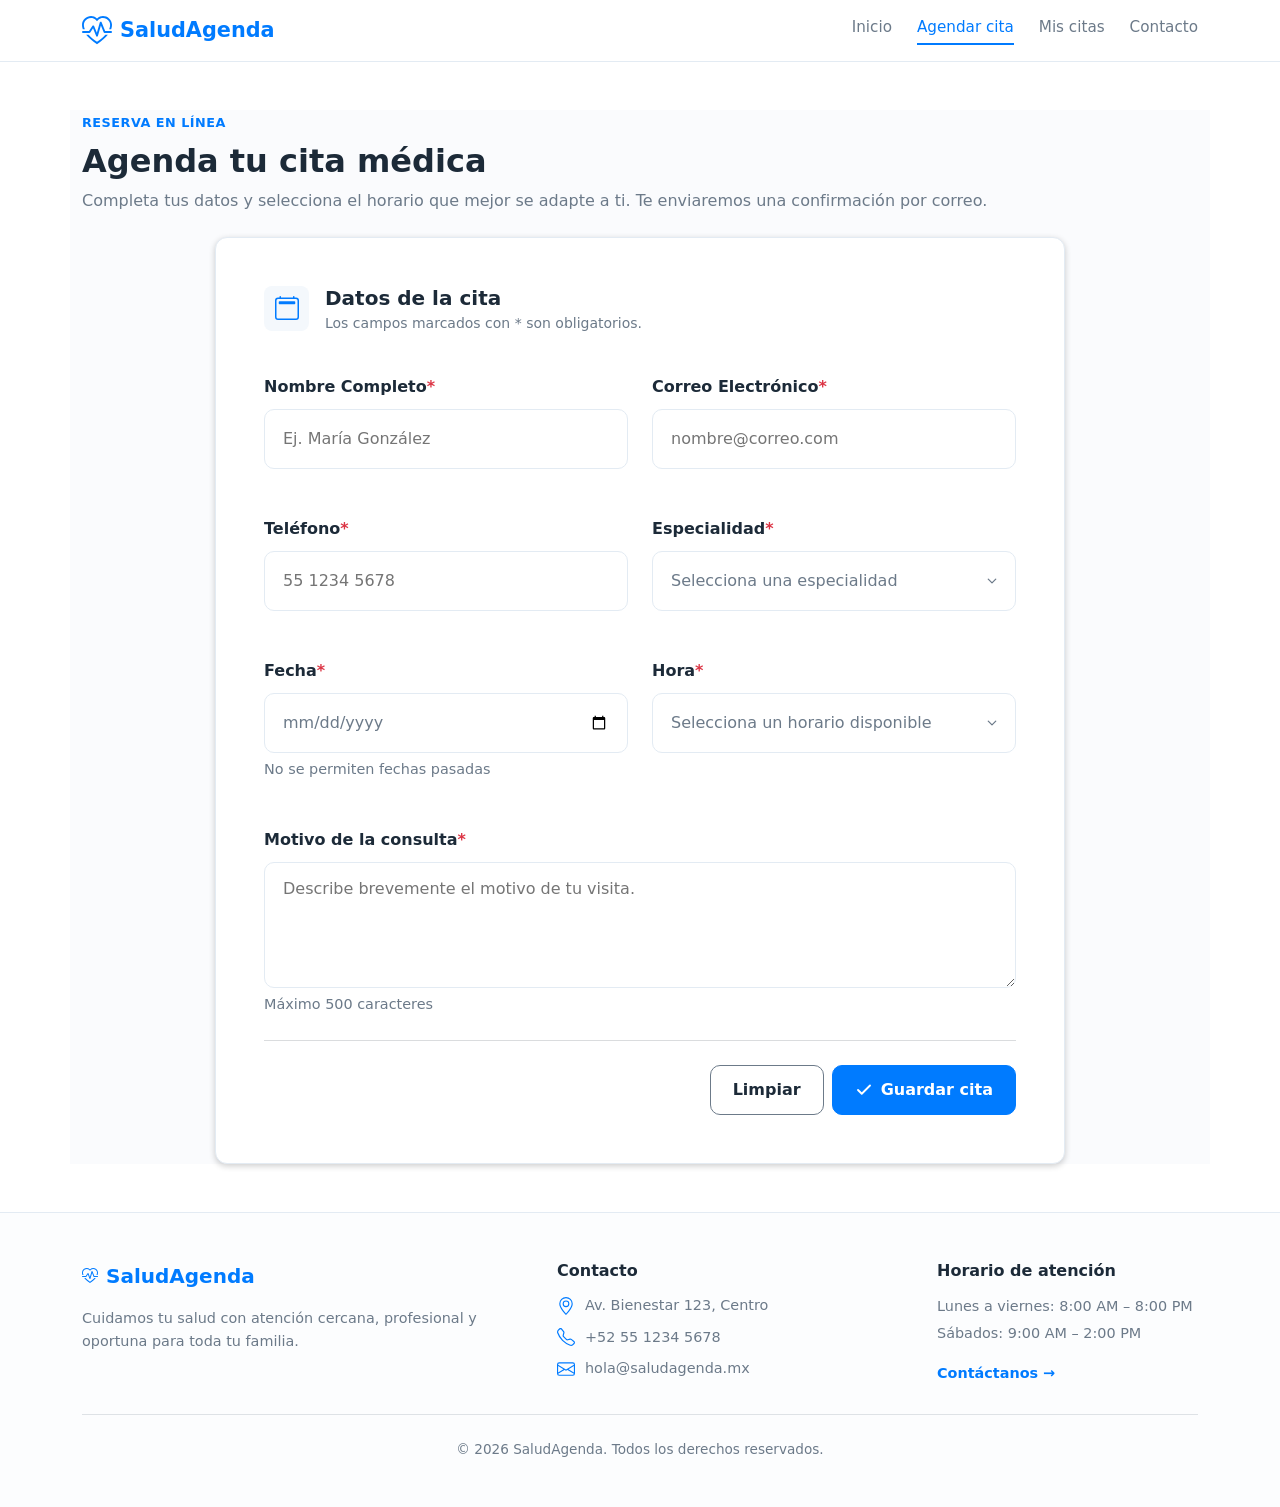
<file: registro.html>
<!DOCTYPE html>
<html lang="es">
<head>
    <meta charset="UTF-8">
    <meta name="viewport" content="width=device-width, initial-scale=1.0">
    <title>SaludAgenda - Registro</title>
    <link rel="stylesheet" href="css/bootstrap.min.css">
    <link rel="stylesheet" href="css/estilos.css">
</head>
<body>
    <!-- BARRA DE NAVEGACION -->
    <header class="barra-navegacion sticky-top">
        <nav class="navbar navbar-expand-lg navbar-light">
            <div class="container">

                <a href="index.html" class="logo navbar-brand d-flex align-items-center">
                    <svg xmlns="http://www.w3.org/2000/svg" width="16" height="16" fill="currentColor" class="bi bi-heart-pulse" viewBox="0 0 16 16">
                        <path d="m8 2.748-.717-.737C5.6.281 2.514.878 1.4 3.053.918 3.995.78 5.323 1.508 7H.43c-2.128-5.697 4.165-8.83 7.394-5.857q.09.083.176.171a3 3 0 0 1 .176-.17c3.23-2.974 9.522.159 7.394 5.856h-1.078c.728-1.677.59-3.005.108-3.947C13.486.878 10.4.28 8.717 2.01zM2.212 10h1.315C4.593 11.183 6.05 12.458 8 13.795c1.949-1.337 3.407-2.612 4.473-3.795h1.315c-1.265 1.566-3.14 3.25-5.788 5-2.648-1.75-4.523-3.434-5.788-5"/>
                        <path d="M10.464 3.314a.5.5 0 0 0-.945.049L7.921 8.956 6.464 5.314a.5.5 0 0 0-.88-.091L3.732 8H.5a.5.5 0 0 0 0 1H4a.5.5 0 0 0 .416-.223l1.473-2.209 1.647 4.118a.5.5 0 0 0 .945-.049l1.598-5.593 1.457 3.642A.5.5 0 0 0 12 9h3.5a.5.5 0 0 0 0-1h-3.162z"/>
                    </svg>
                    <span class="nombre-logo">SaludAgenda</span>
                </a>

                <button class="navbar-toggler" type="button" data-bs-toggle="collapse" data-bs-target="#menuPrincipal" aria-controls="menuPrincipal" aria-expanded="false" aria-label="Abrir menú de navegación">
                    <span class="navbar-toggler-icon"></span>
                </button>

                <div class="collapse navbar-collapse" id="menuPrincipal">
                    <ul class="navbar-nav menu-navegacion ms-auto">
                        <li class="nav-item">
                            <a href="index.html" class="nav-link enlace-nav">Inicio</a>
                        </li>
                        <li class="nav-item">
                            <a href="registro.html" class="nav-link enlace-nav activo" aria-current="page">Agendar cita</a>
                        </li>
                        <li class="nav-item">
                            <a href="citas.html" class="nav-link enlace-nav">Mis citas</a>
                        </li>
                        <li class="nav-item">
                            <a href="contacto.html" class="nav-link enlace-nav">Contacto</a>
                        </li>
                    </ul>
                </div>

            </div>
        </nav>
    </header>

    <!-- MAIN -->
    <main class="container my-5">
        <!-- SECCION TITULO -->
        <section class="encabezado-seccion mb-4">
            <span class="subtitulo-seccion">RESERVA EN LÍNEA</span>
            <h2 class="titulo-seccion">Agenda tu cita médica</h2>
            <p class="descripcion-seccion">Completa tus datos y selecciona el horario que mejor se adapte a ti. 
                Te enviaremos una confirmación por correo.
            </p>
        </section>

        <!-- FORMULARIO REGISTRO -->
        <div class="card p-4 p-md-5 formulario-registro">
            <div class="p-0 mb-4 d-flex align-items-start gap-3">
                <div class="caja-icono">
                    <svg xmlns="http://www.w3.org/2000/svg" width="16" height="16" fill="currentColor" class="bi bi-calendar2" viewBox="0 0 16 16">
                        <path d="M3.5 0a.5.5 0 0 1 .5.5V1h8V.5a.5.5 0 0 1 1 0V1h1a2 2 0 0 1 2 2v11a2 2 0 0 1-2 2H2a2 2 0 0 1-2-2V3a2 2 0 0 1 2-2h1V.5a.5.5 0 0 1 .5-.5M2 2a1 1 0 0 0-1 1v11a1 1 0 0 0 1 1h12a1 1 0 0 0 1-1V3a1 1 0 0 0-1-1z"/>
                        <path d="M2.5 4a.5.5 0 0 1 .5-.5h10a.5.5 0 0 1 .5.5v1a.5.5 0 0 1-.5.5H3a.5.5 0 0 1-.5-.5z"/>
                    </svg>
                </div>
                <div class="texto-formulario">
                    <h2>Datos de la cita</h2>
                    <p>Los campos marcados con <span class="campo-obligatorio">*</span> son obligatorios.</p>
                </div>
            </div>
            <!-- FORM CITA -->
            <form id="FormularioAgendar" class="formulario-agendar" novalidate>
                <div class="row g-3 g-md-4">
                    <!-- NOMBRE -->
                    <div class="col-12 col-md-6 form-group">
                        <label for="nombre" class="form-label">Nombre Completo<span class="campo-obligatorio text-danger">*</span></label>
                        <input type="text" id="nombre" name="nombre" class="control-form control-input"  placeholder="Ej. María González" autocomplete="name">
                        <div class="invalid-feedback error-message" id="error-nombre">Por favor ingresa tu nombre completo</div>
                    </div>
                    <!-- CORREO -->
                    <div class="col-12 col-md-6 form-group">
                        <label for="email" class="form-label">Correo Electrónico<span class="campo-obligatorio text-danger">*</span></label>
                        <input type="email" id="email" name="email" class="control-form control-input" placeholder="nombre@correo.com" autocomplete="email">
                        <div class="invalid-feedback error-message" id="error-email">Por favor ingresa un correo electrónico válido</div>
                    </div>
                    <!-- TELEFONO -->
                    <div class="col-12 col-md-6 form-group">
                        <label for="telefono" class="form-label">Teléfono<span class="campo-obligatorio text-danger">*</span></label>
                        <input type="tel" id="telefono" name="telefono" class="control-form control-input" placeholder="55 1234 5678" autocomplete="tel">
                        <div class="invalid-feedback error-message" id="error-telefono">El teléfono debe contener al menos 10 dígitos numéricos</div>
                    </div>
                    <!-- ESPECIALIDAD -->
                    <div class="col-12 col-md-6 form-group">
                        <label for="especialidad" class="form-label">Especialidad<span class="campo-obligatorio text-danger">*</span></label>
                        <div class="select-wrapper">
                            <select name="especialidad" id="especialidad" class="select-form control-form control-input">
                                <option value="" disabled selected>Selecciona una especialidad</option>
                                <option value="Pediatría">Pediatría</option>
                                <option value="Odontología">Odontología</option>
                                <option value="Ginecología">Ginecología</option>
                                <option value="Medicina general">Medicina general</option>
                            </select>
                        </div>
                        <div class="invalid-feedback error-message" id="error-especialidad">Seleccione una especialidad</div>
                    </div>
                    <!-- FECHA -->
                    <div class="col-12 col-md-6 form-group">
                        <label for="fecha" class="form-label">Fecha<span class="campo-obligatorio text-danger">*</span></label>
                        <input type="date" id="fecha" name="fecha" class="control-form control-input">
                        <div class="form-text helper-text" id="helper-fecha">No se permiten fechas pasadas</div>
                        <div class="invalid-feedback error-message" id="error-fecha">Seleccione una fecha válida</div>
                    </div>
                    <!-- HORA -->
                    <div class="col-12 col-md-6 form-group">
                        <label for="hora" class="form-label">Hora<span class="campo-obligatorio text-danger">*</span></label>
                        <div class="select-wrapper">
                            <select name="hora" id="hora" class="select-form control-form control-input">
                                <option value="" disabled selected>Selecciona un horario disponible</option>
                                <optgroup label="Turno Matutino">
                                    <option value="08:00">08:00 AM</option>
                                    <option value="08:30">08:30 AM</option>
                                    <option value="09:00">09:00 AM</option>
                                    <option value="09:30">09:30 AM</option>
                                    <option value="10:00">10:00 AM</option>
                                    <option value="10:30">10:30 AM</option>
                                    <option value="11:00">11:00 AM</option>
                                    <option value="11:30">11:30 AM</option>
                                    <option value="12:00">12:00 PM</option>
                                    <option value="12:30">12:30 PM</option>
                                </optgroup>
                                <optgroup label="Turno Vespertino">
                                    <option value="14:00">02:00 PM</option>
                                    <option value="14:30">02:30 PM</option>
                                    <option value="15:00">03:00 PM</option>
                                    <option value="15:30">03:30 PM</option>
                                    <option value="16:00">04:00 PM</option>
                                    <option value="16:30">04:30 PM</option>
                                    <option value="17:00">05:00 PM</option>
                                    <option value="17:30">05:30 PM</option>
                                    <option value="18:00">06:00 PM</option>
                                    <option value="18:30">06:30 PM</option>
                                    <option value="19:00">07:00 PM</option>
                                </optgroup>
                            </select>
                        </div>
                        <div class="invalid-feedback error-message" id="error-hora">Selecciona un horario para tu consulta</div>
                    </div>
                    <!-- MOTIVO -->
                     <div class="col-12 form-group full-width">
                        <label for="motivo" class="form-label">Motivo de la consulta<span class="campo-obligatorio text-danger">*</span></label>
                        <textarea id="motivo" name="motivo" class="control-form control-input" placeholder="Describe brevemente el motivo de tu visita." rows="4" maxlength="500"></textarea>
                        <div class="form-text helper-text" id="helper-motivo">Máximo 500 caracteres</div>
                        <div class="invalid-feedback error-message" id="error-motivo">Por favor describe el motivo de tu consulta</div>
                    </div>

                </div>
                <hr class="my-4 text-secondary opacity-25 form-divider">
                
                <!-- BOTONES -->
                <div class="d-flex justify-content-end align-items-center gap-2">
                    <button type="button" id="btnLimpiar" class="boton-limpiar">Limpiar</button>
                    <button type="submit" id="btnGuardar" class="boton-guardar d-inline-flex align-items-center gap-2">
                        <svg width="18" height="18" viewBox="0 0 24 24" fill="none" stroke="currentColor" stroke-width="2.5" stroke-linecap="round" stroke-linejoin="round">
                            <polyline points="20 6 9 17 4 12"></polyline>
                        </svg>
                        <span>Guardar cita</span>
                    </button>
                </div>
            </form>
        </div>
    </main>
    
    <!-- FOOTER -->
    <footer class="pie-pagina py-5">
        <div class="container">
            <div class="row g-4">
                
                <!-- Columna 1: Presentación -->
                <div class="col-12 col-md-5">
                    <div class="logo d-flex align-items-center mb-3">
                        <svg xmlns="http://www.w3.org/2000/svg" width="16" height="16" fill="currentColor" class="bi bi-heart-pulse" viewBox="0 0 16 16">
                            <path d="m8 2.748-.717-.737C5.6.281 2.514.878 1.4 3.053.918 3.995.78 5.323 1.508 7H.43c-2.128-5.697 4.165-8.83 7.394-5.857q.09.083.176.171a3 3 0 0 1 .176-.17c3.23-2.974 9.522.159 7.394 5.856h-1.078c.728-1.677.59-3.005.108-3.947C13.486.878 10.4.28 8.717 2.01zM2.212 10h1.315C4.593 11.183 6.05 12.458 8 13.795c1.949-1.337 3.407-2.612 4.473-3.795h1.315c-1.265 1.566-3.14 3.25-5.788 5-2.648-1.75-4.523-3.434-5.788-5"/>
                            <path d="M10.464 3.314a.5.5 0 0 0-.945.049L7.921 8.956 6.464 5.314a.5.5 0 0 0-.88-.091L3.732 8H.5a.5.5 0 0 0 0 1H4a.5.5 0 0 0 .416-.223l1.473-2.209 1.647 4.118a.5.5 0 0 0 .945-.049l1.598-5.593 1.457 3.642A.5.5 0 0 0 12 9h3.5a.5.5 0 0 0 0-1h-3.162z"/>
                        </svg>
                        <span class="nombre-logo">SaludAgenda</span>
                    </div>
                    <p class="texto-footer pe-md-4">Cuidamos tu salud con atención cercana, profesional y oportuna para toda tu familia.</p>
                </div>

                <!-- Columna 2: Contacto -->
                <div class="col-12 col-md-4">
                    <h4 class="titulo-columna-footer">Contacto</h4>
                    <ul class="lista-contacto">
                        <li>
                            <svg xmlns="http://www.w3.org/2000/svg" width="16" height="16" fill="currentColor" class="bi bi-geo-alt" viewBox="0 0 16 16">
                                <path d="M12.166 8.94c-.524 1.062-1.234 2.12-1.96 3.07A32 32 0 0 1 8 14.58a32 32 0 0 1-2.206-2.57c-.726-.95-1.436-2.008-1.96-3.07C3.304 7.867 3 6.862 3 6a5 5 0 0 1 10 0c0 .862-.305 1.867-.834 2.94M8 16s6-5.686 6-10A6 6 0 0 0 2 6c0 4.314 6 10 6 10"/>
                                <path d="M8 8a2 2 0 1 1 0-4 2 2 0 0 1 0 4m0 1a3 3 0 1 0 0-6 3 3 0 0 0 0 6"/>
                            </svg>
                            <span>Av. Bienestar 123, Centro</span>
                        </li>
                        <li>
                            <svg xmlns="http://www.w3.org/2000/svg" width="16" height="16" fill="currentColor" class="bi bi-telephone" viewBox="0 0 16 16">
                                <path d="M3.654 1.328a.678.678 0 0 0-1.015-.063L1.605 2.3c-.483.484-.661 1.169-.45 1.77a17.6 17.6 0 0 0 4.168 6.608 17.6 17.6 0 0 0 6.608 4.168c.601.211 1.286.033 1.77-.45l1.034-1.034a.678.678 0 0 0-.063-1.015l-2.307-1.794a.68.68 0 0 0-.58-.122l-2.19.547a1.75 1.75 0 0 1-1.657-.459L5.482 8.062a1.75 1.75 0 0 1-.46-1.657l.548-2.19a.68.68 0 0 0-.122-.58zM1.884.511a1.745 1.745 0 0 1 2.612.163L6.29 2.98c.329.423.445.974.315 1.494l-.547 2.19a.68.68 0 0 0 .178.643l2.457 2.457a.68.68 0 0 0 .644.178l2.189-.547a1.75 1.75 0 0 1 1.494.315l2.306 1.794c.829.645.905 1.87.163 2.611l-1.034 1.034c-.74.74-1.846 1.065-2.877.702a18.6 18.6 0 0 1-7.01-4.42 18.6 18.6 0 0 1-4.42-7.009c-.362-1.03-.037-2.137.703-2.877z"/>
                            </svg>
                            <span>+52 55 1234 5678</span>
                        </li>
                        <li>
                            <svg xmlns="http://www.w3.org/2000/svg" width="16" height="16" fill="currentColor" class="bi bi-envelope" viewBox="0 0 16 16">
                                <path d="M0 4a2 2 0 0 1 2-2h12a2 2 0 0 1 2 2v8a2 2 0 0 1-2 2H2a2 2 0 0 1-2-2zm2-1a1 1 0 0 0-1 1v.217l7 4.2 7-4.2V4a1 1 0 0 0-1-1zm13 2.383-4.708 2.825L15 11.105zm-.034 6.876-5.64-3.471L8 9.583l-1.326-.795-5.64 3.47A1 1 0 0 0 2 13h12a1 1 0 0 0 .966-.741M1 11.105l4.708-2.897L1 5.383z"/>
                            </svg>
                            <span>hola@saludagenda.mx</span>
                        </li>
                    </ul>
                </div>

                <!-- Columna 3: Horarios -->
                <div class="col-12 col-md-3">
                    <h4 class="titulo-columna-footer">Horario de atención</h4>
                    <p class="texto-footer mb-1">Lunes a viernes: 8:00 AM – 8:00 PM</p>
                    <p class="texto-footer mb-3">Sábados: 9:00 AM – 2:00 PM</p>
                    <a href="contacto.html" class="enlace-contacto">Contáctanos &rarr;</a>
                </div>

            </div>

            <!-- Copyright -->
            <div class="copyright text-center pt-4 mt-4 border-top">
                <p class="mb-0">&copy; 2026 SaludAgenda. Todos los derechos reservados.</p>
            </div>
        </div>
    </footer>

    <!-- Script de Bootstrap -->
    <script src="https://cdn.jsdelivr.net/npm/bootstrap@5.0.2/dist/js/bootstrap.bundle.min.js"></script>

    <!-- Scripts de utilidades y registro JS-->
    <script src="js/utilidades.js"></script>
    <script src="js/registro.js"></script>
</body>

</html>
</file>
<file: css/estilos.css>
/* VARIABLES GLOBALES */
:root {
    --color-primario: #007bff;
    --color-primario-hover: #0056b3;
    --color-fondo-claro: #f4f8fc;
    --color-blanco: #ffffff;
    --color-texto-oscuro: #1c2a38;
    --color-texto-secundario: #6c7a89;
    --color-borde: #e3ebf3;
}

* {
    margin: 0;
    padding: 0;
    box-sizing: border-box;
}

body {
    font-family: system-ui, -apple-system, "Segoe UI", Roboto, sans-serif;
    color: var(--color-texto-oscuro);
    background-color: var(--color-blanco);
}

a {
    text-decoration: none;
    color: inherit;
}

/* BARRA DE NAVEGACION */
.barra-navegacion {
    background-color: var(--color-blanco);
    border-bottom: 1px solid var(--color-borde);
    padding: 15px 0;
}

.barra-navegacion .navbar {
    padding: 0;
}

.barra-navegacion .logo {
    font-weight: 700;
    font-size: 1.3rem;
    color: var(--color-primario);
    gap: 8px;
    margin: 0; 
    padding: 0;
}

.barra-navegacion .logo svg {
    width: 30px;
    height: 30px;
    color: var(--color-primario);
}

.barra-navegacion .navbar-toggler {
    border-color: var(--color-borde);
    padding: 4px 10px;
}

.barra-navegacion .navbar-toggler:focus {
    box-shadow: 0 0 0 3px rgba(0, 123, 255, 0.25);
}

.menu-navegacion {
    gap: 25px;
}

.barra-navegacion .menu-navegacion .enlace-nav {
    font-size: 0.95rem;
    font-weight: 500;
    color: var(--color-texto-secundario);
    padding: 0 0 4px;
    white-space: nowrap;
    transition: color 0.2s;
}

.barra-navegacion .menu-navegacion .enlace-nav:hover {
    color: var(--color-primario);
}

.barra-navegacion .menu-navegacion .enlace-nav.activo {
    color: var(--color-primario);
    border-bottom: 2px solid var(--color-primario);
}

/* MEDIA QUERIES  */

/* Dispositivos lg  */
@media (max-width: 992px) {
    .barra-navegacion .navbar-collapse {
        padding-top: 15px;
    }

    .menu-navegacion {
        gap: 0;
    }

    .barra-navegacion .menu-navegacion .enlace-nav {
        display: block;
        padding: 10px 12px;
        font-size: 1rem;
        border-left: 3px solid transparent;
    }

    .barra-navegacion .menu-navegacion .enlace-nav.activo {
        border-bottom: none;
        border-left-color: var(--color-primario);
        background-color: var(--color-fondo-claro);
    }
}

/* SECCION CARRUSEL */
.seccion-carrusel .carousel-item {
    background-size: cover;
    background-position: center;
    position: relative;
    background-color: #1a334d;
}

.seccion-carrusel .carousel {
    touch-action: pan-y;
}

.seccion-carrusel .carousel-control-prev,
.seccion-carrusel .carousel-control-next {
    z-index: 10;
    width: 60px;
    opacity: 0.9; 
}

.seccion-carrusel .carousel-control-prev-icon,
.seccion-carrusel .carousel-control-next-icon {
    width: 2.5rem;
    height: 2.5rem;
    background-color: rgba(10, 37, 64, 0.55);
    background-size: 50% 50%;
    border-radius: 50%;
    border: 1px solid rgba(255, 255, 255, 0.4);
}

/* Imágenes */
.seccion-carrusel .carousel-item:nth-child(1) {
    background-image: url('../img/clinica-1.jpg');
}
.seccion-carrusel .carousel-item:nth-child(2) {
    background-image: url('../img/clinica-2.jpg');
}
.seccion-carrusel .carousel-item:nth-child(3) {
    background-image: url('../img/clinica-3.jpg');
}

.seccion-carrusel .capa-oscura {
    position: absolute;
    top: 0;
    left: 0;
    width: 100%;
    height: 100%;
    /* [CAMBIO C4] Degradado simétrico (oscuro en los lados, más claro al centro) para que el texto centrado se lea bien */
    background: linear-gradient(90deg, rgba(10, 37, 64, 0.8) 0%, rgba(10, 37, 64, 0.6) 50%, rgba(10, 37, 64, 0.8) 100%);
}

.seccion-carrusel .contenido-carrusel .container {
    padding-left: 64px;
    padding-right: 64px;
}

.seccion-carrusel .contenido-carrusel {
    position: relative;
    z-index: 2;
    min-height: 520px;
    display: flex;
    align-items: center;
    justify-content: center;
    text-align: center;
    padding: 60px 0 80px;
    color: var(--color-blanco);
}

.etiqueta-superior {
    display: inline-flex;
    align-items: center;
    gap: 6px;
    background: rgba(255, 255, 255, 0.15);
    border: 1px solid rgba(255, 255, 255, 0.25);
    padding: 6px 14px;
    border-radius: 50px;
    font-size: 0.75rem;
    font-weight: 600;
    letter-spacing: 1px;
    margin-bottom: 20px;
}

.titulo-carrusel {
    font-size: 2.8rem;
    font-weight: 700;
    margin: 0 auto 15px; 
    max-width: 650px;
    line-height: 1.2;
}

.texto-carrusel {
    font-size: 1.1rem;
    max-width: 550px;
    margin: 0 auto 25px; 
    color: rgba(255, 255, 255, 0.85);
}

.boton-primario {
    display: inline-flex;
    align-items: center;
    justify-content: center; 
    gap: 8px;
    background-color: var(--color-primario);
    color: var(--color-blanco);
    padding: 10px 22px;
    border-radius: 6px;
    font-weight: 600;
    transition: background 0.2s;
}

.boton-primario:hover {
    background-color: var(--color-primario-hover);
    color: var(--color-blanco);
}

.boton-secundario {
    display: inline-flex;
    align-items: center;
    justify-content: center; 
    background: rgba(255, 255, 255, 0.12);
    color: var(--color-blanco);
    border: 1px solid rgba(255, 255, 255, 0.35);
    padding: 10px 22px;
    border-radius: 6px;
    font-weight: 500;
    transition: background 0.2s;
}

.boton-secundario:hover {
    background: rgba(255, 255, 255, 0.25);
    color: var(--color-blanco);
}

/* SECCION ESPECIALIDADES */
.seccion-especialidades {
    background-color: #fafbfd;
}

.subtitulo-seccion {
    color: var(--color-primario);
    font-size: 0.8rem;
    font-weight: 700;
    letter-spacing: 0.5px;
}

.titulo-seccion {
    font-size: 2rem;
    font-weight: 700;
    margin: 8px 0;
}

.descripcion-seccion {
    color: var(--color-texto-secundario);
    font-size: 1rem;
}

.tarjeta-servicio {
    background-color: var(--color-blanco);
    border: 1px solid var(--color-borde);
    border-radius: 12px;
    padding: 28px 22px;
    height: 100%;
    display: flex;
    flex-direction: column;
    box-shadow: 0 2px 6px rgba(0, 0, 0, 0.02);
    transition: transform 0.2s, box-shadow 0.2s;
}

.tarjeta-servicio:hover {
    transform: translateY(-3px);
    box-shadow: 0 6px 15px rgba(0, 0, 0, 0.06);
}

.caja-icono {
    width: 45px;
    height: 45px;
    background-color: var(--color-fondo-claro);
    color: var(--color-primario);
    border-radius: 8px;
    display: flex;
    align-items: center;
    justify-content: center;
    margin-bottom: 20px;
}

.caja-icono svg {
    width: 24px;
    height: 24px;
}

.nombre-servicio {
    font-size: 1.25rem;
    font-weight: 600;
    margin-bottom: 10px;
}

.descripcion-servicio {
    color: var(--color-texto-secundario);
    font-size: 0.95rem;
    line-height: 1.5;
    margin-bottom: 20px;
    flex-grow: 1;
}

.enlace-servicio {
    color: var(--color-primario);
    font-weight: 600;
    font-size: 0.95rem;
    transition: gap 0.2s;
}

.enlace-servicio:hover {
    color: var(--color-primario-hover);
}

/* BANNER BENEFICIOS */
.seccion-beneficios {
    background-color: var(--color-blanco);
}

.caja-beneficios {
    background-color: var(--color-fondo-claro);
    border: 1px solid var(--color-borde);
    border-radius: 12px;
    padding: 25px 20px;
}

.icono-beneficio {
    color: var(--color-primario);
    display: flex;
    align-items: center;
    justify-content: center;
    flex-shrink: 0;
    width: 28px;
    height: 28px;
    line-height: 1;
}

.icono-beneficio svg {
    width: 28px;
    height: 28px;
    display: block;
}

.titulo-beneficio {
    font-size: 1rem;
    font-weight: 600;
    margin-bottom: 2px;
}

.texto-beneficio {
    font-size: 0.85rem;
    color: var(--color-texto-secundario);
    margin-bottom: 0;
}

/* REGISTRO */

/* MAIN */
main {
    background: #fafbfd;
}
/* FORMULARIO */
.formulario-registro {
    background: var(--color-blanco);
    border: 1px solid var(--color-borde);
    border-radius: 12px;
    box-shadow: 0 2px 6px rgba(0, 0, 0, 0.2);

    width: 100%;
    max-width: 850px;
    margin: 0 auto;
}

.campo-requerido {
    color: #e11d48;
    font-weight: bold;
}
.texto-formulario h2{
    font-size: 20px;
    font-weight: 700;
    color: var(--color-texto-oscuro);
    margin-bottom: 0.2rem;
}
.texto-formulario p {
    font-size: 14px;
    color: var(--color-texto-secundario);
}

/* FORMULARIO AGENDAR */
.formulario-agendar .row {
    row-gap: 24px;
}
.formulario-agendar .form-group {
    display: flex;
    flex-direction: column;
    min-width: 0;
}

/* INPUTS */
.formulario-agendar .form-label {
    
    font-weight: bold;
    color: var(--color-texto-oscuro);
    margin-bottom: 10px;
}
.formulario-agendar .control-form {
    width: 100%;
    box-sizing: border-box;
    padding: 14px 18px;
    font-size: 1rem;
    border: 1px solid var(--color-borde);
    border-radius: 10px;
    background-color: var(--color-blanco);
    color: var(--color-texto-secundario);
}
.formulario-agendar .control-input:not(textarea){
    min-height: 60px;
}
.formulario-agendar textarea {
    min-height: 88px;
    resize: vertical;
}
.formulario-agendar .helper-text {
    margin-top: 6px;
    color: var(--color-texto-secundario);
    font-size: 0.9rem;
}
.formulario-agendar .full-width {
    width: 100%;
}

.invalid-feedback,
.error-message {
    font-size: 12px;
    color: #e11d48;
    margin-top: 6px;
    font-weight: 500;
}
/* BOTONES */
.formulario-agendar .boton-limpiar,
.formulario-agendar .boton-guardar {
    padding: 12px 22px;
    border-radius: 10px;
    font-weight: 600;
}
.boton-limpiar {
    background: var(--color-blanco);
    color: var(--color-texto-oscuro);
    border:  1px solid var(--color-texto-secundario);
    font-weight: 600;
    padding: 10px 22px;
    border-radius: 12px;
}
.boton-guardar {
    background: var(--color-primario);
    color: var(--color-blanco);
    border:  1px solid var(--color-primario);
    font-weight: 600;
    padding: 10px 22px;
    border-radius: 12px;
}
.boton-limpiar:hover {
    background: var(--color-borde);
    transition: all .2s ease;
}
.boton-guardar:hover {
    background: var(--color-primario-hover);
    transition: all .2 ease-in-out;
    
}
.boton-limpiar:active,
.boton-guardar:active {
    transform: translateY(1px);
}



/* FOOTER */
.pie-pagina {
    background-color: #fcfdfe;
    border-top: 1px solid var(--color-borde);
}

.pie-pagina .logo {
    font-weight: 700;
    font-size: 1.25rem;
    color: var(--color-primario);
    gap: 8px;
}

.texto-footer {
    color: var(--color-texto-secundario);
    font-size: 0.9rem;
    line-height: 1.6;
}

.titulo-columna-footer {
    font-size: 1rem;
    font-weight: 600;
    margin-bottom: 15px;
}

.lista-contacto {
    list-style: none;
    padding: 0;
    margin: 0;
}

.lista-contacto li {
    display: flex;
    align-items: center;
    gap: 10px;
    font-size: 0.9rem;
    color: var(--color-texto-secundario);
    margin-bottom: 10px;
}

.lista-contacto li svg {
    width: 18px;
    height: 18px;
    color: var(--color-primario);
}

.enlace-contacto {
    color: var(--color-primario);
    font-weight: 600;
    font-size: 0.9rem;
}

.enlace-contacto:hover {
    text-decoration: underline;
}

.copyright {
    color: var(--color-texto-secundario);
    font-size: 0.85rem;
}
/* CITAS */
.tarjeta-filtros {
    background-color: var(--color-blanco);
    border: 1px solid var(--color-borde);
    border-radius: 12px;
    padding: 24px;
    box-shadow: 0 2px 8px rgba(0, 0, 0, 0.03);
}

.titulo-filtro {
    font-size: 1.05rem;
    font-weight: 700;
    color: var(--color-texto-oscuro);
}

.etiqueta-campo {
    font-size: 0.85rem;
    font-weight: 600;
    color: var(--color-texto-secundario);
    margin-bottom: 6px;
    display: block;
}

.control-form-filtro {
    height: 44px;
    border: 1px solid var(--color-borde);
    border-radius: 8px;
    font-size: 0.95rem;
    color: var(--color-texto-oscuro);
    background-color: #fdfdfd;
    padding: 8px 14px;
    transition: border-color 0.2s, box-shadow 0.2s;
}

.control-form-filtro:focus {
    border-color: var(--color-primario);
    box-shadow: 0 0 0 3px rgba(0, 123, 255, 0.12);
    outline: none;
}

.boton-limpiar-filtro {
    height: 44px;
    background-color: #fff;
    color: var(--color-texto-secundario);
    border: 1px solid var(--color-borde);
    border-radius: 8px;
    font-size: 0.95rem;
    font-weight: 600;
    transition: all 0.2s ease;
}

.boton-limpiar-filtro:hover {
    background-color: var(--color-fondo-claro);
    color: var(--color-primario);
    border-color: #cbd8e6;
}

.boton-limpiar-filtro:active {
    transform: translateY(1px);
}

/* CONTACTO */

.titulo-contacto-pagina {
    font-size: 2.5rem;
}

/* TARJETA INFORMACION */
.tarjeta-contacto {
    background-color: #083358;
    color: var(--color-blanco);
    border-radius: 12px;
}

.etiqueta-contacto {
    color: #5cb3ff;
    font-size: 0.75rem;
    font-weight: 700;
    letter-spacing: 1px;
}

.titulo-contacto {
    font-size: 1.6rem;
    font-weight: 700;
    margin: 8px 0 12px;
}

.texto-contacto {
    color: rgba(255, 255, 255, 0.8);
    font-size: 0.95rem;
    margin-bottom: 24px;
}

.lista-datos-contacto {
    list-style: none;
    padding: 0;
    margin: 0;
}

.lista-datos-contacto li {
    display: flex;
    align-items: center;
    gap: 16px;
    margin-bottom: 20px;
}

.lista-datos-contacto li:last-child {
    margin-bottom: 0;
}

.icono-dato-contacto {
    width: 40px;
    height: 40px;
    flex-shrink: 0;
    border-radius: 8px;
    background-color: rgba(255, 255, 255, 0.1);
    color: #7cc0ff;
    display: flex;
    align-items: center;
    justify-content: center;
}

.icono-dato-contacto svg {
    width: 18px;
    height: 18px;
}

.titulo-dato-contacto {
    font-size: 0.95rem;
    font-weight: 700;
    margin-bottom: 2px;
}

.texto-dato-contacto {
    font-size: 0.8rem;
    color: rgba(255, 255, 255, 0.7);
    margin-bottom: 0;
}

/* FORMULARIO CONTACTO */
.formulario-contacto {
    background: var(--color-blanco);
    border: 1px solid var(--color-borde);
    border-radius: 12px;
    box-shadow: 0 2px 6px rgba(0, 0, 0, 0.04);
}

.formulario-contacto .titulo-formulario {
    font-size: 1.4rem;
    font-weight: 700;
    margin-bottom: 4px;
}

.formulario-contacto .subtitulo-formulario {
    color: var(--color-texto-secundario);
    font-size: 0.95rem;
    margin-bottom: 0;
}

/* ALERTA DE EXITO */
.alerta-exito {
    background-color: #d1e7dd;
    border: 1px solid #a3cfbb;
    border-radius: 10px;
    color: var(--color-texto-oscuro);
    padding: 14px 18px;
}

.alerta-exito .icono-alerta {
    width: 32px;
    height: 32px;
    flex-shrink: 0;
    border-radius: 50%;
    background-color: #198754;
    color: var(--color-blanco);
    display: flex;
    align-items: center;
    justify-content: center;
}

.alerta-exito .titulo-alerta {
    font-size: 0.95rem;
    font-weight: 700;
    margin-bottom: 2px;
}

.alerta-exito .descripcion-alerta {
    font-size: 0.9rem;
    margin-bottom: 0;
}

/* CAMPOS */
.formulario-mensaje .form-group {
    display: flex;
    flex-direction: column;
    margin-bottom: 20px;
}

.formulario-mensaje .form-label {
    font-weight: 600;
    color: var(--color-texto-oscuro);
    margin-bottom: 8px;
}

.formulario-mensaje .control-form {
    width: 100%;
    padding: 12px 14px;
    font-size: 1rem;
    border: 1px solid var(--color-borde);
    border-radius: 10px;
    background-color: var(--color-blanco);
    color: var(--color-texto-oscuro);
}

.formulario-mensaje .control-form::placeholder {
    color: #9aa5b1;
}

.formulario-mensaje .control-form:focus {
    outline: none;
    border-color: var(--color-primario);
    box-shadow: 0 0 0 3px rgba(0, 123, 255, 0.15);
}

.formulario-mensaje textarea {
    min-height: 90px;
    resize: vertical;
}

/* BOTON ENVIAR */
.boton-enviar {
    box-shadow: 0 6px 14px rgba(0, 123, 255, 0.3);
}

/* Dispositivo sm */
@media (max-width: 576px) {
    .titulo-contacto-pagina {
        font-size: 2rem;
    }

    .titulo-contacto {
        font-size: 1.3rem;
    }

    .boton-enviar {
        width: 100%;
        justify-content: center;
    }
}

/* MEDIA QUERIES */

/* Dispositivo md  */
@media (max-width: 768px) {
    .titulo-carrusel {
        font-size: 2rem;
    }

    .seccion-carrusel .contenido-carrusel {
        min-height: 460px;
    }

    .item-beneficio {
        padding: 10px 0;
    }
}

/* Dispositivo sm  */
@media (max-width: 576px) {
    .barra-navegacion {
        padding: 12px 0;
    }

    .seccion-carrusel .carousel-control-prev,
    .seccion-carrusel .carousel-control-next {
        width: 44px;
    }

    .seccion-carrusel .carousel-control-prev-icon,
    .seccion-carrusel .carousel-control-next-icon {
        width: 2rem;
        height: 2rem;
    }

    .seccion-carrusel .contenido-carrusel .container {
        padding-left: 52px;
        padding-right: 52px;
    }

    .seccion-carrusel .contenido-carrusel {
        min-height: 520px;
        padding: 50px 0 70px;
    }

    .titulo-carrusel {
        font-size: 1.6rem;
    }

    .texto-carrusel {
        font-size: 1rem;
    }

    .botones-carrusel {
        flex-direction: column;
        align-items: center;
        width: 100%;
        max-width: 300px;
        margin: 0 auto;
    }

    .botones-carrusel a {
        width: 100%;
    }

    /* Secciones */
    .titulo-seccion {
        font-size: 1.6rem;
    }

    .tarjeta-servicio {
        padding: 22px 18px;
    }
    .lista-contacto li span {
        overflow-wrap: anywhere;
    }

    .formulario-registro {
        max-width: 100%;
        width: 100%;
        border-radius: 0;
        box-shadow: none;
    }
    .formulario-agendar .row {
        row-gap: 18px;
    }
    .formulario-agendar .control-form {
        padding: 12px;
        font-size: 16px;
    }
    .formulario-agendar .d-flex {
        flex-wrap: wrap;
    }
}

/* ESTILOS PARA EL SELECTOR DE HORARIOS */
.select-form optgroup {
    font-weight: 700;
    color: var(--color-primario);
    background-color: #f1f7fc;
    padding: 8px 10px;
    font-size: 0.85rem;
    letter-spacing: 0.5px;
}

.select-form option {
    font-weight: 500;
    color: var(--color-texto-oscuro);
    background-color: var(--color-blanco);
    padding: 10px 14px;
    font-size: 0.95rem;
}

/* Espaciado y borde para el select */
.select-wrapper select.control-form {
    cursor: pointer;
    background-image: url("data:image/svg+xml,%3csvg xmlns='http://www.w3.org/2000/svg' viewBox='0 0 16 16'%3e%3cpath fill='none' stroke='%236c7a89' stroke-linecap='round' stroke-linejoin='round' stroke-width='2' d='m2 5 6 6 6-6'/%3e%3c/svg%3e");
    background-repeat: no-repeat;
    background-position: right 1rem center;
    background-size: 14px 10px;
    padding-right: 2.5rem;
    appearance: none;
    -webkit-appearance: none;
    -moz-appearance: none;
}

.select-wrapper select.control-form:focus {
    border-color: var(--color-primario);
    box-shadow: 0 0 0 3px rgba(0, 123, 255, 0.15);
}
</file>
